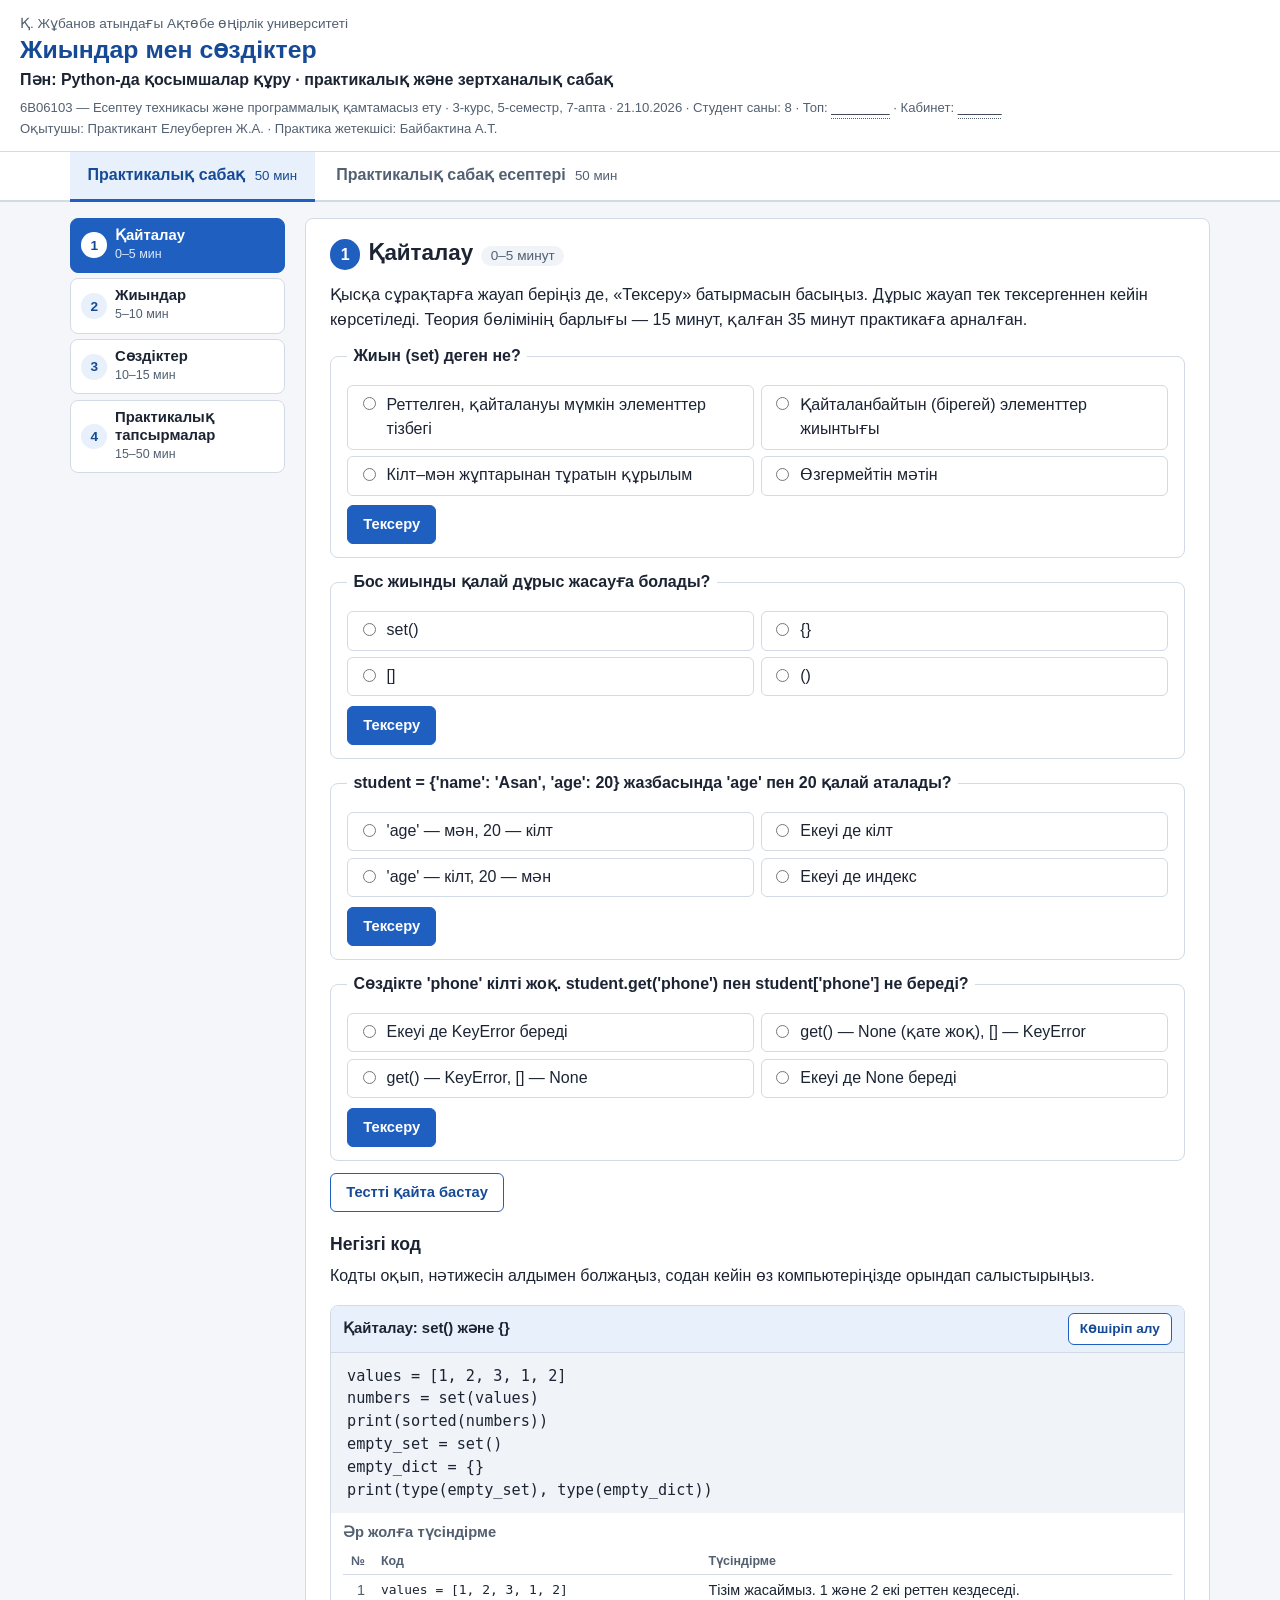
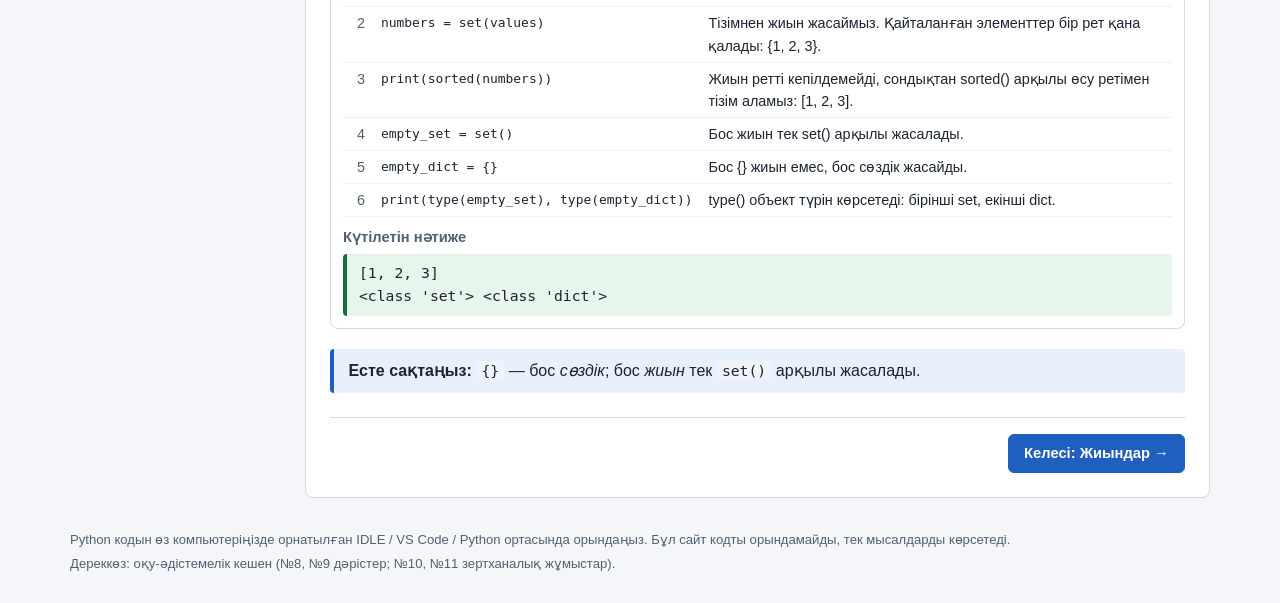
<file: index.html>
<!DOCTYPE html>
<html lang="kk">
<head>
<meta charset="utf-8">
<meta name="viewport" content="width=device-width, initial-scale=1">
<title>Жиындар мен сөздіктер — Python-да қосымшалар құру</title>
<meta name="description" content="Python-да қосымшалар құру пәні: «Жиындар мен сөздіктер» тақырыбына арналған практикалық және зертханалық сабақ материалы.">
<link rel="stylesheet" href="style.css">
</head>
<body>
<a class="skip" href="#content">Мазмұнға өту</a>
<header class="site-header">
  <p class="uni">Қ. Жұбанов атындағы Ақтөбе өңірлік университеті</p>
  <h1>Жиындар мен сөздіктер</h1>
  <p class="course">Пән: Python-да қосымшалар құру · практикалық және зертханалық сабақ</p>
  <p class="meta">6B06103 — Есептеу техникасы және программалық қамтамасыз ету · 3-курс, 5-семестр, 7-апта · 21.10.2026 · Студент саны: 8 · Топ: <span class="fill" data-cfg="group">________</span> · Кабинет: <span class="fill" data-cfg="room">______</span></p>
  <p class="meta">Оқытушы: Практикант Елеуберген Ж.А. · Практика жетекшісі: Байбактина А.Т.</p>
</header>
<div class="tabbar noprint"><div class="tabs" role="tablist" aria-label="Сабақ түрі">
  <button type="button" role="tab" id="tab-practice" data-mode="practice" aria-controls="mode-practice" aria-selected="true">Практикалық сабақ <small><span data-cfg="practiceMinutes">50</span> мин</small></button>
  <button type="button" role="tab" id="tab-lab" data-mode="lab" aria-controls="mode-lab" aria-selected="false" tabindex="-1">Практикалық сабақ есептері <small><span data-cfg="labMinutes">50</span> мин</small></button>
</div></div>
<main id="content" class="layout">
  <div class="mode" id="mode-practice" role="tabpanel" aria-labelledby="tab-practice">
    <nav class="side noprint" aria-label="Практикалық сабақ бөлімдері"><button type="button" class="navbtn" data-section="s1"><span class="n">1</span><span class="t">Қайталау</span><span class="m">0–5 мин</span></button><button type="button" class="navbtn" data-section="s2"><span class="n">2</span><span class="t">Жиындар</span><span class="m">5–10 мин</span></button><button type="button" class="navbtn" data-section="s3"><span class="n">3</span><span class="t">Сөздіктер</span><span class="m">10–15 мин</span></button><button type="button" class="navbtn" data-section="s4"><span class="n">4</span><span class="t">Практикалық тапсырмалар</span><span class="m">15–50 мин</span></button></nav>
    <div class="main"><section class="section" id="s1" aria-labelledby="h-s1">
  <h2 id="h-s1"><span class="num">1</span>Қайталау <span class="time">0–5 минут</span></h2>
  <p class="lead">Қысқа сұрақтарға жауап беріңіз де, «Тексеру» батырмасын басыңыз. Дұрыс жауап тек тексергеннен кейін көрсетіледі. Теория бөлімінің барлығы — 15 минут, қалған 35 минут практикаға арналған.</p>
  <div class="quiz"><fieldset class="q" data-correct="b">
  <legend>Жиын (set) деген не?</legend>
  <div class="opts"><label class="opt" data-key="a"><input type="radio" name="q1" value="a"><span>Реттелген, қайталануы мүмкін элементтер тізбегі</span></label><label class="opt" data-key="b"><input type="radio" name="q1" value="b"><span>Қайталанбайтын (бірегей) элементтер жиынтығы</span></label><label class="opt" data-key="c"><input type="radio" name="q1" value="c"><span>Кілт–мән жұптарынан тұратын құрылым</span></label><label class="opt" data-key="d"><input type="radio" name="q1" value="d"><span>Өзгермейтін мәтін</span></label></div>
  <div class="q-actions"><button type="button" class="btn check">Тексеру</button></div>
  <div class="q-result" hidden aria-live="polite"><p class="q-status"></p>
    <p><strong>Дұрыс жауап:</strong> Қайталанбайтын (бірегей) элементтер жиынтығы</p><p>Жиын тек бірегей элементтерді сақтайды. Индекс бойынша қатынау жоқ, реті кепілдік берілмейді.</p></div>
</fieldset>
<fieldset class="q" data-correct="a">
  <legend>Бос жиынды қалай дұрыс жасауға болады?</legend>
  <div class="opts"><label class="opt" data-key="a"><input type="radio" name="q3" value="a"><span>set()</span></label><label class="opt" data-key="b"><input type="radio" name="q3" value="b"><span>{}</span></label><label class="opt" data-key="c"><input type="radio" name="q3" value="c"><span>[]</span></label><label class="opt" data-key="d"><input type="radio" name="q3" value="d"><span>()</span></label></div>
  <div class="q-actions"><button type="button" class="btn check">Тексеру</button></div>
  <div class="q-result" hidden aria-live="polite"><p class="q-status"></p>
    <p><strong>Дұрыс жауап:</strong> set()</p><p>{} — бос сөздік (dict). Бос жиын тек set() арқылы жасалады.</p></div>
</fieldset>
<fieldset class="q" data-correct="c">
  <legend>student = {'name': 'Asan', 'age': 20} жазбасында 'age' пен 20 қалай аталады?</legend>
  <div class="opts"><label class="opt" data-key="a"><input type="radio" name="q4" value="a"><span>'age' — мән, 20 — кілт</span></label><label class="opt" data-key="b"><input type="radio" name="q4" value="b"><span>Екеуі де кілт</span></label><label class="opt" data-key="c"><input type="radio" name="q4" value="c"><span>'age' — кілт, 20 — мән</span></label><label class="opt" data-key="d"><input type="radio" name="q4" value="d"><span>Екеуі де индекс</span></label></div>
  <div class="q-actions"><button type="button" class="btn check">Тексеру</button></div>
  <div class="q-result" hidden aria-live="polite"><p class="q-status"></p>
    <p><strong>Дұрыс жауап:</strong> 'age' — кілт, 20 — мән</p><p>Сөздікте жазба «кілт: мән» түрінде. Кілт арқылы мәнді табамыз. Кілттер бірегей болады.</p></div>
</fieldset>
<fieldset class="q" data-correct="b">
  <legend>Сөздікте 'phone' кілті жоқ. student.get('phone') пен student['phone'] не береді?</legend>
  <div class="opts"><label class="opt" data-key="a"><input type="radio" name="q5" value="a"><span>Екеуі де KeyError береді</span></label><label class="opt" data-key="b"><input type="radio" name="q5" value="b"><span>get() — None (қате жоқ), [] — KeyError</span></label><label class="opt" data-key="c"><input type="radio" name="q5" value="c"><span>get() — KeyError, [] — None</span></label><label class="opt" data-key="d"><input type="radio" name="q5" value="d"><span>Екеуі де None береді</span></label></div>
  <div class="q-actions"><button type="button" class="btn check">Тексеру</button></div>
  <div class="q-result" hidden aria-live="polite"><p class="q-status"></p>
    <p><strong>Дұрыс жауап:</strong> get() — None (қате жоқ), [] — KeyError</p><p>get() кілт жоқ болса None (немесе өзіңіз берген мән) қайтарады. Ал dict[key] — KeyError көтереді.</p></div>
</fieldset></div>
  <p><button type="button" class="btn btn-ghost" id="quiz-reset">Тестті қайта бастау</button></p>
  <h3>Негізгі код</h3>
  <p>Кодты оқып, нәтижесін алдымен болжаңыз, содан кейін өз компьютеріңізде орындап салыстырыңыз.</p>
  <figure class="code-card" id="ex-review">
  <figcaption><span class="code-title">Қайталау: set() және {}</span>
    <button type="button" class="btn copy" data-copy="ex-review-code">Көшіріп алу</button></figcaption>
  <pre class="code" id="ex-review-code" tabindex="0"><code>values = [1, 2, 3, 1, 2]
numbers = set(values)
print(sorted(numbers))
empty_set = set()
empty_dict = {}
print(type(empty_set), type(empty_dict))</code></pre>
  <div class="explain"><h4>Әр жолға түсіндірме</h4>
    <table><thead><tr><th>№</th><th>Код</th><th>Түсіндірме</th></tr></thead><tbody><tr><td class="ln">1</td><td><code>values = [1, 2, 3, 1, 2]</code></td><td>Тізім жасаймыз. 1 және 2 екі реттен кездеседі.</td></tr><tr><td class="ln">2</td><td><code>numbers = set(values)</code></td><td>Тізімнен жиын жасаймыз. Қайталанған элементтер бір рет қана қалады: {1, 2, 3}.</td></tr><tr><td class="ln">3</td><td><code>print(sorted(numbers))</code></td><td>Жиын ретті кепілдемейді, сондықтан sorted() арқылы өсу ретімен тізім аламыз: [1, 2, 3].</td></tr><tr><td class="ln">4</td><td><code>empty_set = set()</code></td><td>Бос жиын тек set() арқылы жасалады.</td></tr><tr><td class="ln">5</td><td><code>empty_dict = {}</code></td><td>Бос {} жиын емес, бос сөздік жасайды.</td></tr><tr><td class="ln">6</td><td><code>print(type(empty_set), type(empty_dict))</code></td><td>type() объект түрін көрсетеді: бірінші set, екінші dict.</td></tr></tbody></table></div>
  <div class="output"><h4>Күтілетін нәтиже</h4><pre>[1, 2, 3]
&lt;class 'set'&gt; &lt;class 'dict'&gt;</pre></div>
</figure>
  <div class="callout"><strong>Есте сақтаңыз:</strong> <code>{}</code> — бос <em>сөздік</em>; бос <em>жиын</em> тек <code>set()</code> арқылы жасалады.</div>
  <div class="pager"><span></span><button type="button" class="btn" data-goto="s2">Келесі: Жиындар →</button></div>
</section><section class="section is-hidden" id="s2" aria-labelledby="h-s2">
  <h2 id="h-s2"><span class="num">2</span>Жиындар <span class="time">5–10 минут</span></h2>
  <p class="lead">Жиын (<code>set</code>) — бірегей, қайталанбайтын элементтер жиынтығы. Индексі жоқ, элементтерінің реті кепілдік берілмейді.</p>
  <div class="grid2">
    <div class="card"><h3>Құру және тексеру</h3>
      <table class="ref"><tbody>
        <tr><td><code>set()</code></td><td>бос жиын; <code>set(тізім)</code> — тізімнен жиын</td></tr>
        <tr><td><code>{1, 2, 3}</code></td><td>элементтерді тікелей жазу</td></tr>
        <tr><td><code>len(s)</code></td><td>элемент саны</td></tr>
        <tr><td><code>x in s</code></td><td>x жиында бар ма? (<code>True</code>/<code>False</code>)</td></tr>
      </tbody></table>
      <p class="small">Жиын элементі өзгермейтін (hashable) болуы керек: сан, мәтін, кортеж болады; тізім, жиын, сөздік болмайды.</p></div>
    <div class="card"><h3>Өзгерту</h3>
      <table class="ref"><tbody>
        <tr><td><code>s.add(x)</code></td><td>элемент қосады</td></tr>
        <tr><td><code>s.remove(x)</code></td><td>өшіреді; x жоқ болса — <code>KeyError</code></td></tr>
        <tr><td><code>s.discard(x)</code></td><td>өшіреді; x жоқ болса да қате жоқ</td></tr>
      </tbody></table></div>
  </div>
  <div class="card"><h3>Жиын амалдары</h3>
    <table class="ref"><thead><tr><th>Амал</th><th>Оператор</th><th>Әдіс</th><th>Мағынасы</th></tr></thead><tbody>
      <tr><td>Бірігу</td><td><code>a | b</code></td><td><code>a.union(b)</code></td><td>екеуінің барлық элементі</td></tr>
      <tr><td>Қиылысу</td><td><code>a &amp; b</code></td><td><code>a.intersection(b)</code></td><td>екеуінде де бар элементтер</td></tr>
      <tr><td>Айырым</td><td><code>a - b</code></td><td><code>a.difference(b)</code></td><td>a-да бар, b-да жоқ</td></tr>
      <tr><td>Симметриялық айырым</td><td><code>a ^ b</code></td><td><code>a.symmetric_difference(b)</code></td><td>тек біреуінде бар</td></tr>
    </tbody></table></div>
  <div class="callout warn"><strong>Реті тұрақты емес.</strong> Жиынды <code>print()</code> жасағанда элементтердің реті әртүрлі болуы мүмкін. Сондықтан мысалдарда нәтижені салыстыру үшін <code>sorted()</code> қолданылады (ол тізім қайтарады).</div>
  <figure class="code-card" id="ex-setops">
  <figcaption><span class="code-title">Жиындармен амалдар</span>
    <button type="button" class="btn copy" data-copy="ex-setops-code">Көшіріп алу</button></figcaption>
  <pre class="code" id="ex-setops-code" tabindex="0"><code>a = {1, 2, 3, 4, 5}
b = {4, 5, 6, 7, 8}
print('Бірігуі:', sorted(a | b))
print('Қиылысуы:', sorted(a &amp; b))
print('Айырымы:', sorted(a - b))
print('Симметриялық айырым:', sorted(a ^ b))</code></pre>
  <div class="explain"><h4>Әр жолға түсіндірме</h4>
    <table><thead><tr><th>№</th><th>Код</th><th>Түсіндірме</th></tr></thead><tbody><tr><td class="ln">1</td><td><code>a = {1, 2, 3, 4, 5}</code></td><td>A жиыны.</td></tr><tr><td class="ln">2</td><td><code>b = {4, 5, 6, 7, 8}</code></td><td>B жиыны. Ортақ элементтері: 4 және 5.</td></tr><tr><td class="ln">3</td><td><code>print('Бірігуі:', sorted(a | b))</code></td><td>| екі жиынның барлық элементін біріктіреді (a.union(b) сияқты). Қайталанбайды.</td></tr><tr><td class="ln">4</td><td><code>print('Қиылысуы:', sorted(a &amp; b))</code></td><td>&amp; тек екі жиында да бар элементтерді алады (a.intersection(b)).</td></tr><tr><td class="ln">5</td><td><code>print('Айырымы:', sorted(a - b))</code></td><td>- a-да бар, бірақ b-да жоқ элементтерді алады (a.difference(b)).</td></tr><tr><td class="ln">6</td><td><code>print('Симметриялық айырым:', sorted(a ^ b))</code></td><td>^ тек біреуінде ғана бар элементтерді алады (a.symmetric_difference(b)).</td></tr></tbody></table></div>
  <div class="output"><h4>Күтілетін нәтиже</h4><pre>Бірігуі: [1, 2, 3, 4, 5, 6, 7, 8]
Қиылысуы: [4, 5]
Айырымы: [1, 2, 3]
Симметриялық айырым: [1, 2, 3, 6, 7, 8]</pre></div>
</figure>
  <figure class="code-card" id="ex-setchange">
  <figcaption><span class="code-title">add() және discard()</span>
    <button type="button" class="btn copy" data-copy="ex-setchange-code">Көшіріп алу</button></figcaption>
  <pre class="code" id="ex-setchange-code" tabindex="0"><code>numbers = {1, 2, 3, 4, 5, 6}
numbers.discard(3)
numbers.add(8)
print(sorted(numbers))</code></pre>
  <div class="explain"><h4>Әр жолға түсіндірме</h4>
    <table><thead><tr><th>№</th><th>Код</th><th>Түсіндірме</th></tr></thead><tbody><tr><td class="ln">1</td><td><code>numbers = {1, 2, 3, 4, 5, 6}</code></td><td>Алты элементті жиын.</td></tr><tr><td class="ln">2</td><td><code>numbers.discard(3)</code></td><td>3 элементін жояды. Егер 3 жоқ болса да, қате шықпайды.</td></tr><tr><td class="ln">3</td><td><code>numbers.add(8)</code></td><td>Жиынға 8 элементін қосады.</td></tr><tr><td class="ln">4</td><td><code>print(sorted(numbers))</code></td><td>Нәтижені өсу ретімен шығарамыз.</td></tr></tbody></table></div>
  <div class="output"><h4>Күтілетін нәтиже</h4><pre>[1, 2, 4, 5, 6, 8]</pre></div>
</figure>
  <h3><code>remove()</code> және <code>discard()</code></h3>
  <p>Егер <code>remove()</code> жоқ элементті өшіруге тырысса — <code>KeyError</code> шығады. <code>discard()</code> болса, қате бермейді. Элемент міндетті түрде бар екеніне сенімді болсаңыз <code>remove()</code>, сенімсіз болсаңыз <code>discard()</code> қолданыңыз.</p>
  <h3><code>frozenset</code></h3>
  <p><code>frozenset</code> — өзгермейтін жиын. Ол <code>set</code> сияқты бірегей элементтерден тұрады және одан <code>|</code>, <code>&amp;</code>, <code>-</code> амалдарын орындауға болады, бірақ жасалғаннан кейін <code>add()</code>, <code>remove()</code>, <code>discard()</code> арқылы өзгертуге болмайды. Өзгермейтіндіктен оны басқа жиынның элементі немесе сөздіктің кілті ретінде қолдануға болады. Жасалуы: <code>frozenset([1, 2, 3])</code>.</p>
  <p class="source">Дереккөз: оқу-әдістемелік кешен, №8 дәріс «Жиындар», PDF 67–74-б. Мысалдар Python 3 синтаксисімен жазылған.</p>
  <div class="pager"><button type="button" class="btn btn-ghost" data-goto="s1">← Қайталау</button><button type="button" class="btn" data-goto="s3">Келесі: Сөздіктер →</button></div>
</section><section class="section is-hidden" id="s3" aria-labelledby="h-s3">
  <h2 id="h-s3"><span class="num">3</span>Сөздіктер <span class="time">10–15 минут</span></h2>
  <p class="lead">Сөздік (<code>dict</code>) мәліметті <code>кілт: мән</code> жұптары түрінде сақтайды. Мәнге индекс емес, кілт арқылы қатынаймыз.</p>
  <div class="grid2">
    <div class="card"><h3>Негізгі ережелер</h3>
      <ul class="tight">
        <li>Жазылуы: <code>{кілт: мән}</code>, бос сөздік — <code>{}</code> немесе <code>dict()</code>.</li>
        <li>Кілттер <strong>бірегей</strong>: бір кілт қайталанса, соңғы мән қалады.</li>
        <li>Кілт өзгермейтін тип болуы керек (мәтін, сан, кортеж). Мән кез келген тип бола алады.</li>
        <li>Қазіргі Python 3 сөздігі элементтерді <strong>енгізілген ретімен</strong> сақтайды (Python 3.7-ден бастап тілдің кепілдігі).</li>
      </ul></div>
    <div class="card"><h3>Қатынау және өзгерту</h3>
      <table class="ref"><tbody>
        <tr><td><code>d[key]</code></td><td>мәнді оқу; кілт жоқ болса — <code>KeyError</code></td></tr>
        <tr><td><code>d.get(key, x)</code></td><td>кілт жоқ болса, қате емес, <code>x</code> (немесе <code>None</code>)</td></tr>
        <tr><td><code>d[key] = v</code></td><td>кілт бар болса — мәнді өзгертеді, жоқ болса — қосады</td></tr>
        <tr><td><code>key in d</code></td><td>кілттің барын тексереді</td></tr>
      </tbody></table></div>
  </div>
  <div class="card"><h3>Әдістер</h3>
    <table class="ref"><tbody>
      <tr><td><code>d.keys()</code></td><td>кілттер</td><td><code>d.values()</code></td><td>мәндер</td></tr>
      <tr><td><code>d.items()</code></td><td>(кілт, мән) жұптары</td><td><code>d.update(other)</code></td><td>басқа сөздіктің жазбаларын қосу/жаңарту</td></tr>
      <tr><td><code>dict.fromkeys(keys, v)</code></td><td>кілттер тізімінен бірдей мәнді сөздік</td><td><code>dict(zip(keys, vals))</code></td><td>екі тізімнен сөздік</td></tr>
    </tbody></table></div>
  <figure class="code-card" id="ex-student">
  <figcaption><span class="code-title">Сөздікпен жұмыс: қосу, өзгерту, оқу</span>
    <button type="button" class="btn copy" data-copy="ex-student-code">Көшіріп алу</button></figcaption>
  <pre class="code" id="ex-student-code" tabindex="0"><code>student = {'name': 'Asan', 'age': 20}
student['city'] = 'Aktobe'
student['age'] = 21
print(student['name'])
print(student.get('phone', 'мәлімет жоқ'))
for key, value in student.items():
    print(key, value)</code></pre>
  <div class="explain"><h4>Әр жолға түсіндірме</h4>
    <table><thead><tr><th>№</th><th>Код</th><th>Түсіндірме</th></tr></thead><tbody><tr><td class="ln">1</td><td><code>student = {'name': 'Asan', 'age': 20}</code></td><td>Сөздік: 'name' және 'age' — кілттер, 'Asan' және 20 — мәндер.</td></tr><tr><td class="ln">2</td><td><code>student['city'] = 'Aktobe'</code></td><td>Жаңа кілт болса, жаңа жазба қосылады.</td></tr><tr><td class="ln">3</td><td><code>student['age'] = 21</code></td><td>Кілт бұрыннан бар болса, оның мәні өзгереді.</td></tr><tr><td class="ln">4</td><td><code>print(student['name'])</code></td><td>Кілт бойынша мәнді оқимыз: Asan.</td></tr><tr><td class="ln">5</td><td><code>print(student.get('phone', 'мәлімет жоқ'))</code></td><td>'phone' кілті жоқ. get() қате бермей, екінші аргументті қайтарады.</td></tr><tr><td class="ln">6</td><td><code>for key, value in student.items():</code></td><td>items() кілт пен мәнді жұп-жұппен береді.</td></tr><tr><td class="ln">7</td><td><code>    print(key, value)</code></td><td>Әр жұпты жолма-жол шығарады (енгізілген ретпен).</td></tr></tbody></table></div>
  <div class="output"><h4>Күтілетін нәтиже</h4><pre>Asan
мәлімет жоқ
name Asan
age 21
city Aktobe</pre></div>
</figure>
  <figure class="code-card" id="ex-zip">
  <figcaption><span class="code-title">zip() арқылы сөздік құру</span>
    <button type="button" class="btn copy" data-copy="ex-zip-code">Көшіріп алу</button></figcaption>
  <pre class="code" id="ex-zip-code" tabindex="0"><code>fields = ['name', 'age', 'job']
values = ['Dina', 22, 'developer']
record = dict(zip(fields, values))
print(record['job'])</code></pre>
  <div class="explain"><h4>Әр жолға түсіндірме</h4>
    <table><thead><tr><th>№</th><th>Код</th><th>Түсіндірме</th></tr></thead><tbody><tr><td class="ln">1</td><td><code>fields = ['name', 'age', 'job']</code></td><td>Кілттер тізімі.</td></tr><tr><td class="ln">2</td><td><code>values = ['Dina', 22, 'developer']</code></td><td>Мәндер тізімі (реті кілттермен сәйкес).</td></tr><tr><td class="ln">3</td><td><code>record = dict(zip(fields, values))</code></td><td>zip() екі тізімді жұптастырады, dict() одан сөздік жасайды.</td></tr><tr><td class="ln">4</td><td><code>print(record['job'])</code></td><td>'job' кілтінің мәнін шығарады.</td></tr></tbody></table></div>
  <div class="output"><h4>Күтілетін нәтиже</h4><pre>developer</pre></div>
</figure>
  <figure class="code-card" id="ex-dictmethods">
  <figcaption><span class="code-title">update(), keys(), values(), fromkeys(), сөздіктер тізімі</span>
    <button type="button" class="btn copy" data-copy="ex-dictmethods-code">Көшіріп алу</button></figcaption>
  <pre class="code" id="ex-dictmethods-code" tabindex="0"><code>student = {'name': 'Asan', 'age': 20}
student.update({'age': 21, 'city': 'Aktobe'})
print(list(student.keys()))
print(list(student.values()))
print(dict.fromkeys(['a', 'b'], 0))
students = [{'name': 'Asan', 'age': 20}, {'name': 'Dina', 'age': 22}]
for item in students:
    print(item['name'], item['age'])</code></pre>
  <div class="explain"><h4>Әр жолға түсіндірме</h4>
    <table><thead><tr><th>№</th><th>Код</th><th>Түсіндірме</th></tr></thead><tbody><tr><td class="ln">1</td><td><code>student = {'name': 'Asan', 'age': 20}</code></td><td>Бастапқы сөздік.</td></tr><tr><td class="ln">2</td><td><code>student.update({'age': 21, 'city': 'Aktobe'})</code></td><td>update() бар кілттің мәнін өзгертеді (age), жоқ кілтті қосады (city).</td></tr><tr><td class="ln">3</td><td><code>print(list(student.keys()))</code></td><td>Барлық кілттер тізімі.</td></tr><tr><td class="ln">4</td><td><code>print(list(student.values()))</code></td><td>Барлық мәндер тізімі.</td></tr><tr><td class="ln">5</td><td><code>print(dict.fromkeys(['a', 'b'], 0))</code></td><td>Берілген кілттерге бірдей бастапқы мән (0) беріп, сөздік жасайды.</td></tr><tr><td class="ln">6</td><td><code>students = [{'name': 'Asan', 'age': 20}, {'name': 'Dina', 'age': 22}]</code></td><td>Сөздіктер тізімі: әр студент — бір сөздік.</td></tr><tr><td class="ln">7</td><td><code>for item in students:</code></td><td>Тізімнің әр сөздігін алып өтеміз.</td></tr><tr><td class="ln">8</td><td><code>    print(item['name'], item['age'])</code></td><td>Әр студенттің атын және жасын шығарамыз.</td></tr></tbody></table></div>
  <div class="output"><h4>Күтілетін нәтиже</h4><pre>['name', 'age', 'city']
['Asan', 21, 'Aktobe']
{'a': 0, 'b': 0}
Asan 20
Dina 22</pre></div>
</figure>
  <div class="callout"><strong>Сөздіктер тізімі</strong> — кестеге ұқсас деректерді сақтаудың ыңғайлы жолы: әр жол бір сөздік, барлығы бір <code>list</code> ішінде. Зертханалық жұмыстарда дәл осындай деректер қолданылады.</div>
  <p class="source">Дереккөз: оқу-әдістемелік кешен, №9 дәріс «Сөздіктер түсінігі және құру принциптері», PDF 74–80-б. Мысалдар Python 3 синтаксисімен жазылған.</p>
  <div class="pager"><button type="button" class="btn btn-ghost" data-goto="s2">← Жиындар</button><button type="button" class="btn" data-goto="s4">Келесі: Практикалық тапсырмалар →</button></div>
</section><section class="section is-hidden" id="s4" aria-labelledby="h-s4">
  <h2 id="h-s4"><span class="num">4</span>Практикалық тапсырмалар <span class="time">15–50 минут</span></h2>
  <p class="lead">Барлық студент бірдей 8 шағын тапсырманы орындайды (4 жиын, 4 сөздік), әрқайсысына шамамен 4 минут. Алдымен өзіңіз шешіп көріңіз, қиындық болса ғана кеңесті ашыңыз. Шешімді өз компьютеріңіздегі Python ортасында (IDLE / VS Code) орындап тексеріңіз.</p>
  <p class="small">Бұл тапсырмалар — дәріс мысалдарына сүйенген жаттығулар. Олар зертханалық жұмыс жинағындағы нөмірлі есептермен байланысты емес.</p>
  <article class="task" id="p1">
  <h3>1-тапсырма. Бірегей сандар</h3>
  <p>Тізімдегі бірегей сандарды өсу ретімен шығарыңыз.</p>
  <div class="in-data"><span class="tag tag-data">Кіріс деректері</span>
    <pre class="code" id="p1-data" tabindex="0"><code>numbers = [4, 6, 4, 8, 6, 9]</code></pre>
    <button type="button" class="btn copy" data-copy="p1-data">Көшіріп алу</button></div>
  <div class="task-actions">
    <button type="button" class="btn btn-ghost" data-toggle="p1-hint" data-open="Кеңесті ашу" data-close="Кеңесті жасыру" aria-expanded="false" aria-controls="p1-hint">Кеңесті ашу</button>
<div class="reveal hint" id="p1-hint" hidden><p>Алдымен тізімді set() арқылы жиынға айналдырыңыз — қайталанғандар жойылады. Содан кейін sorted() қолданып, өсу ретімен шығарыңыз.</p></div>
  </div>
</article>
<article class="task" id="p2">
  <h3>2-тапсырма. Қиылысу және айырым</h3>
  <p>A және B жиындары берілген. Олардың қиылысуын және A − B айырымын табыңыз (екеуін де sorted() арқылы шығарыңыз).</p>
  <div class="in-data"><span class="tag tag-data">Кіріс деректері</span>
    <pre class="code" id="p2-data" tabindex="0"><code>A = {2, 4, 6, 8}
B = {4, 7, 8}</code></pre>
    <button type="button" class="btn copy" data-copy="p2-data">Көшіріп алу</button></div>
  <div class="task-actions">
    <button type="button" class="btn btn-ghost" data-toggle="p2-hint" data-open="Кеңесті ашу" data-close="Кеңесті жасыру" aria-expanded="false" aria-controls="p2-hint">Кеңесті ашу</button>
<div class="reveal hint" id="p2-hint" hidden><p>Қиылысу үшін &amp; (немесе intersection()), айырым үшін - (немесе difference()) қолданыңыз. Нәтижені sorted() ішіне салыңыз.</p></div>
  </div>
</article>
<article class="task" id="p3">
  <h3>3-тапсырма. Элемент қосу және өшіру</h3>
  <p>s жиынына 9 санын қосыңыз, 3 санын өшіріңіз, содан кейін жиында жоқ 100 санын discard() арқылы өшіріп көріңіз (қате шықпауы керек). Жиынды өсу ретімен және элемент санын шығарыңыз.</p>
  <div class="in-data"><span class="tag tag-data">Кіріс деректері</span>
    <pre class="code" id="p3-data" tabindex="0"><code>s = {1, 3, 5, 7}</code></pre>
    <button type="button" class="btn copy" data-copy="p3-data">Көшіріп алу</button></div>
  <div class="task-actions">
    <button type="button" class="btn btn-ghost" data-toggle="p3-hint" data-open="Кеңесті ашу" data-close="Кеңесті жасыру" aria-expanded="false" aria-controls="p3-hint">Кеңесті ашу</button>
<div class="reveal hint" id="p3-hint" hidden><p>add() — қосады, discard() — өшіреді (жоқ болса да қате бермейді). Элемент санын len() береді.</p></div>
  </div>
</article>
<article class="task" id="p4">
  <h3>4-тапсырма. Екі топтың аттары</h3>
  <p>Екі топтың студент аттары берілген. Екі топта да бар аттарды және тек біреуінде ғана бар аттарды өсу ретімен шығарыңыз.</p>
  <div class="in-data"><span class="tag tag-data">Кіріс деректері</span>
    <pre class="code" id="p4-data" tabindex="0"><code>group_a = {'Aru', 'Dina', 'Eldos', 'Asan'}
group_b = {'Dina', 'Asan', 'Nurlan'}</code></pre>
    <button type="button" class="btn copy" data-copy="p4-data">Көшіріп алу</button></div>
  <div class="task-actions">
    <button type="button" class="btn btn-ghost" data-toggle="p4-hint" data-open="Кеңесті ашу" data-close="Кеңесті жасыру" aria-expanded="false" aria-controls="p4-hint">Кеңесті ашу</button>
<div class="reveal hint" id="p4-hint" hidden><p>«Екеуінде де бар» — қиылысу (&amp;), «тек біреуінде» — симметриялық айырым (^). Екеуін де sorted() ішіне салыңыз.</p></div>
  </div>
</article>
<article class="task" id="p5">
  <h3>5-тапсырма. Сөздікті өзгерту</h3>
  <p>score мәнін 85-ке жаңартыңыз, dept кілтін қосыңыз (мәнін өзіңіз таңдаңыз, мысалы 'IT'), содан кейін name мен score мәндерін шығарыңыз.</p>
  <div class="in-data"><span class="tag tag-data">Кіріс деректері</span>
    <pre class="code" id="p5-data" tabindex="0"><code>student = {'name': 'Dina', 'score': 75}</code></pre>
    <button type="button" class="btn copy" data-copy="p5-data">Көшіріп алу</button></div>
  <div class="task-actions">
    <button type="button" class="btn btn-ghost" data-toggle="p5-hint" data-open="Кеңесті ашу" data-close="Кеңесті жасыру" aria-expanded="false" aria-controls="p5-hint">Кеңесті ашу</button>
<div class="reveal hint" id="p5-hint" hidden><p>Бар кілттің мәнін student['score'] = ... арқылы өзгертесіз; жаңа кілт те дәл осылай қосылады. Мәндерді student['name'] түрінде оқыңыз.</p></div>
  </div>
</article>
<article class="task" id="p6">
  <h3>6-тапсырма. get() және items()</h3>
  <p>prices сөздігінен «нан» бағасын [] арқылы шығарыңыз; «шай» кілті жоқ, оның бағасын get() арқылы қате шығармай 0 деп шығарыңыз; содан кейін барлық тауар мен бағасын жолма-жол шығарыңыз.</p>
  <div class="in-data"><span class="tag tag-data">Кіріс деректері</span>
    <pre class="code" id="p6-data" tabindex="0"><code>prices = {'алма': 450, 'нан': 120, 'сүт': 300}</code></pre>
    <button type="button" class="btn copy" data-copy="p6-data">Көшіріп алу</button></div>
  <div class="task-actions">
    <button type="button" class="btn btn-ghost" data-toggle="p6-hint" data-open="Кеңесті ашу" data-close="Кеңесті жасыру" aria-expanded="false" aria-controls="p6-hint">Кеңесті ашу</button>
<div class="reveal hint" id="p6-hint" hidden><p>Кілт бар болса prices['нан'] жұмыс істейді. Жоқ кілт үшін prices.get('шай', 0). Жұптарды for key, value in prices.items(): арқылы алыңыз.</p></div>
  </div>
</article>
<article class="task" id="p7">
  <h3>7-тапсырма. zip() және update()</h3>
  <p>fields және values тізімдерінен zip() арқылы сөздік жасаңыз. Содан кейін update() арқылы age мәнін 22-ге өзгертіп, group кілтін ('IS-31') қосыңыз және сөздікті шығарыңыз.</p>
  <div class="in-data"><span class="tag tag-data">Кіріс деректері</span>
    <pre class="code" id="p7-data" tabindex="0"><code>fields = ['name', 'age']
values = ['Aru', 21]</code></pre>
    <button type="button" class="btn copy" data-copy="p7-data">Көшіріп алу</button></div>
  <div class="task-actions">
    <button type="button" class="btn btn-ghost" data-toggle="p7-hint" data-open="Кеңесті ашу" data-close="Кеңесті жасыру" aria-expanded="false" aria-controls="p7-hint">Кеңесті ашу</button>
<div class="reveal hint" id="p7-hint" hidden><p>dict(zip(fields, values)) сөздік жасайды. update() ішіне жаңа жазбалары бар сөздік беріңіз: бар кілттің мәні өзгереді, жоқ кілт қосылады.</p></div>
  </div>
</article>
<article class="task" id="p8">
  <h3>8-тапсырма. Сөздіктер тізімі</h3>
  <p>Студенттер тізімінен ұпайы 80-ден кем емес студенттердің аты мен ұпайын шығарыңыз, содан кейін олардың санын шығарыңыз.</p>
  <div class="in-data"><span class="tag tag-data">Кіріс деректері</span>
    <pre class="code" id="p8-data" tabindex="0"><code>students = [
    {'name': 'Asan', 'score': 72},
    {'name': 'Dina', 'score': 90},
    {'name': 'Aru', 'score': 85},
    {'name': 'Eldos', 'score': 60}
]</code></pre>
    <button type="button" class="btn copy" data-copy="p8-data">Көшіріп алу</button></div>
  <div class="task-actions">
    <button type="button" class="btn btn-ghost" data-toggle="p8-hint" data-open="Кеңесті ашу" data-close="Кеңесті жасыру" aria-expanded="false" aria-controls="p8-hint">Кеңесті ашу</button>
<div class="reveal hint" id="p8-hint" hidden><p>for item in students: арқылы әр сөздікті алып, item['score'] &gt;= 80 шартын тексеріңіз. Санауыш ретінде count = 0 қолданыңыз.</p></div>
  </div>
</article>
  <article class="task" id="p-final">
    <h3>Қорытынды сұрақтар</h3>
    <p class="small">Жауабын дәптерге жазыңыз, оқытушы сабақ соңында тексереді.</p>
    <p><strong>1.</strong> Қайталануды жою үшін қандай тип керек?</p>
    <p><strong>2.</strong> Ат, жас, мамандық сияқты сипаттарды кілтпен сақтау үшін қандай тип тиімді?</p>
  </article>
  <div class="pager"><button type="button" class="btn btn-ghost" data-goto="s3">← Сөздіктер</button><button type="button" class="btn" data-mode-goto="lab">Зертханалық сабаққа өту →</button></div>
</section></div>
  </div>
  <div class="mode" id="mode-lab" role="tabpanel" aria-labelledby="tab-lab" hidden>
    <nav class="side noprint" aria-label="Зертханалық сабақ бөлімдері"><button type="button" class="navbtn" data-section="s5"><span class="n">5</span><span class="t">Менің нұсқам</span><span class="m">0–42 мин</span></button><button type="button" class="navbtn" data-section="s6"><span class="n">6</span><span class="t">Қорытынды және тапсыру</span><span class="m">42–50 мин</span></button></nav>
    <div class="main"><section class="section" id="s5" aria-labelledby="h-s5">
  <h2 id="h-s5"><span class="num">5</span>Менің нұсқам <span class="time">зертханалық · <span data-cfg="labMinutes">50</span> минут</span></h2>
  <ol class="stages" aria-label="Сабақ кезеңдері"><li><span class="m">0–5 мин</span><span>Нұсқа беру</span></li><li><span class="m">5–15 мин</span><span>1-есеп: жиын</span></li><li><span class="m">15–28 мин</span><span>2-есеп: сөздік</span></li><li><span class="m">28–42 мин</span><span>3-есеп: жиын + сөздік</span></li><li><span class="m">42–47 мин</span><span>Тексеру</span></li><li><span class="m">47–50 мин</span><span>Тапсыру</span></li></ol>
  <fieldset class="vsel"><legend>Нұсқаңызды таңдаңыз</legend>
    <div class="vbtns"><label class="vbtn"><input type="radio" name="variant" value="1"><span>1</span></label><label class="vbtn"><input type="radio" name="variant" value="2"><span>2</span></label><label class="vbtn"><input type="radio" name="variant" value="3"><span>3</span></label><label class="vbtn"><input type="radio" name="variant" value="4"><span>4</span></label><label class="vbtn"><input type="radio" name="variant" value="5"><span>5</span></label><label class="vbtn"><input type="radio" name="variant" value="6"><span>6</span></label><label class="vbtn"><input type="radio" name="variant" value="7"><span>7</span></label><label class="vbtn"><input type="radio" name="variant" value="8"><span>8</span></label></div>
    <p class="small">Нұсқа нөмірін оқытушы береді; сайт нұсқаны кездейсоқ таратпайды. Әдістемедегі №1 тапсырмалар бұл сабақта қолданылмайды. Әр нұсқада үш есеп бар: жиын, сөздік және жиын + сөздік.</p></fieldset>
  <div id="no-variant" class="callout">Алдымен нұсқа нөмірін таңдаңыз.</div>
  <div id="variants"><div class="variant" data-variant="1" hidden><article class="lab-task">
  <h3>1-есеп. Жиын <span class="src">/ Зертханалық №10 / әдістемедегі №2 тапсырма</span></h3>
  <div class="orig"><span class="tag tag-orig">Түпнұсқа тапсырма</span><p>A={2;4;6;8;10} және B={3;6;9;12} жиындары берілген. Екі жиынның қиылысуын және бірігуін табыңыз.</p>
    <p class="small">Дереккөз: зертханалық жұмыс №10, PDF 178-б.</p></div>
  <figure class="code-card teacher-data" id="v1-set-data">
  <figcaption><span class="tag tag-data">Оқытушы ұсынған деректер</span><span class="code-title">Оқытушы ұсынған бастапқы деректер</span>
    <button type="button" class="btn copy" data-copy="v1-set-data-code">Көшіріп алу</button></figcaption>
  <pre class="code" id="v1-set-data-code" tabindex="0"><code>A = {2, 4, 6, 8, 10}
B = {3, 6, 9, 12}</code></pre>
</figure>
  
  <div class="steps"><h4>Қысқа нұсқаулық</h4><ol><li>Деректерді көшіріп алып, тиісті <code>.py</code> файлына қойыңыз.</li><li>Шешімді өзіңіз жазыңыз және <b>Python ортасында орындаңыз</b> (IDLE / VS Code).</li><li><b>Кемінде екі тексеру мысалын көрсетіңіз</b> (деректерді өзгертіп орындаңыз).</li><li>Файлдың басына 1–2 жолдық қысқа түсіндірмені комментарий етіп жазыңыз.</li></ol><p class="small">Файл атауы: <code>set_variant_1.py</code></p></div>
</article><article class="lab-task">
  <h3>2-есеп. Сөздік <span class="src">/ Зертханалық №11 / әдістемедегі №10 тапсырма</span></h3>
  <div class="orig"><span class="tag tag-orig">Түпнұсқа тапсырма</span><p>Дәріханадағы дәрілер туралы келесі мәліметтер белгілі болсын: дәрілік препараттың аты, бағасы, саны, сақтау мерзімі. Дәріханадғы барлық дәрілердің қанша тұратынын және сақтау мерзімі 3 айдан артық препараттарды анықтау программасын құрыңыз.</p>
    <p class="small">Дереккөз: зертханалық жұмыс №11, PDF 180–181-б.</p></div>
  <figure class="code-card teacher-data" id="v1-dict-data">
  <figcaption><span class="tag tag-data">Оқытушы ұсынған деректер</span><span class="code-title">Оқытушы ұсынған бастапқы деректер</span>
    <button type="button" class="btn copy" data-copy="v1-dict-data-code">Көшіріп алу</button></figcaption>
  <pre class="code" id="v1-dict-data-code" tabindex="0"><code>drugs = [
    {"атауы": "Парацетамол", "бағасы": 350, "саны": 5, "мерзімі": 8},
    {"атауы": "Витамин C", "бағасы": 900, "саны": 2, "мерзімі": 2},
    {"атауы": "Сироп", "бағасы": 1200, "саны": 3, "мерзімі": 6},
    {"атауы": "Спрей", "бағасы": 1500, "саны": 1, "мерзімі": 3}
]</code></pre>
</figure>
  <div class="clar"><span class="tag tag-clar">Оқытушының нақтылауы</span><p>Сөздік есебінде барлық дәрілердің жалпы құны: баға × сан қосындысы. Мерзімі 3 айдан артықтарды жеке шығарыңыз.</p></div>
  <div class="steps"><h4>Қысқа нұсқаулық</h4><ol><li>Деректерді көшіріп алып, тиісті <code>.py</code> файлына қойыңыз.</li><li>Шешімді өзіңіз жазыңыз және <b>Python ортасында орындаңыз</b> (IDLE / VS Code).</li><li><b>Кемінде екі тексеру мысалын көрсетіңіз</b> (деректерді өзгертіп орындаңыз).</li><li>Файлдың басына 1–2 жолдық қысқа түсіндірмені комментарий етіп жазыңыз.</li></ol><p class="small">Файл атауы: <code>dict_variant_1.py</code></p></div>
</article><article class="lab-task">
  <h3>3-есеп. Жиын + сөздік <span class="src">/ оқытушы ұсынған қосымша есеп</span></h3>
  <div class="extra"><span class="tag tag-extra">Қосымша есеп</span><p>Студенттердің қалалары сөздіктер тізімі түрінде берілген. 1) Қалалардан қайталанбайтын жиын құрыңыз. 2) Оның visited жиынымен қиылысуын табыңыз. 3) Нәтижені sorted() арқылы және элемент санын шығарыңыз.</p>
    <p class="small">Бұл есеп әдістемедегі нөмірлі есеп емес, оқытушының қосымша тапсырмасы.</p></div>
  <figure class="code-card teacher-data" id="v1-mixed-data">
  <figcaption><span class="tag tag-data">Оқытушы ұсынған деректер</span><span class="code-title">Оқытушы ұсынған бастапқы деректер</span>
    <button type="button" class="btn copy" data-copy="v1-mixed-data-code">Көшіріп алу</button></figcaption>
  <pre class="code" id="v1-mixed-data-code" tabindex="0"><code>students = [
    {"аты": "Аян", "қала": "Ақтөбе"},
    {"аты": "Дина", "қала": "Орал"},
    {"аты": "Ерлан", "қала": "Ақтөбе"},
    {"аты": "Аружан", "қала": "Атырау"},
    {"аты": "Саят", "қала": "Орал"}
]
visited = {"Ақтөбе", "Астана", "Атырау"}</code></pre>
</figure>
  <div class="steps"><h4>Қысқа нұсқаулық</h4><ol><li>Деректерді көшіріп алып, тиісті <code>.py</code> файлына қойыңыз.</li><li>Шешімді өзіңіз жазыңыз және <b>Python ортасында орындаңыз</b> (IDLE / VS Code).</li><li><b>Кемінде екі тексеру мысалын көрсетіңіз</b> (деректерді өзгертіп орындаңыз).</li><li>Файлдың басына 1–2 жолдық қысқа түсіндірмені комментарий етіп жазыңыз.</li></ol><p class="small">Файл атауы: <code>mixed_variant_1.py</code></p></div>
</article></div><div class="variant" data-variant="2" hidden><article class="lab-task">
  <h3>1-есеп. Жиын <span class="src">/ Зертханалық №10 / әдістемедегі №7 тапсырма</span></h3>
  <div class="orig"><span class="tag tag-orig">Түпнұсқа тапсырма</span><p>A жиыны берілген. Жиынның 5ке еселі сандарын жойыңыз.</p>
    <p class="small">Дереккөз: зертханалық жұмыс №10, PDF 178-б.</p></div>
  <figure class="code-card teacher-data" id="v2-set-data">
  <figcaption><span class="tag tag-data">Оқытушы ұсынған деректер</span><span class="code-title">Оқытушы ұсынған бастапқы деректер</span>
    <button type="button" class="btn copy" data-copy="v2-set-data-code">Көшіріп алу</button></figcaption>
  <pre class="code" id="v2-set-data-code" tabindex="0"><code>A = {5, 7, 10, 11, 15, 20, 24}</code></pre>
</figure>
  
  <div class="steps"><h4>Қысқа нұсқаулық</h4><ol><li>Деректерді көшіріп алып, тиісті <code>.py</code> файлына қойыңыз.</li><li>Шешімді өзіңіз жазыңыз және <b>Python ортасында орындаңыз</b> (IDLE / VS Code).</li><li><b>Кемінде екі тексеру мысалын көрсетіңіз</b> (деректерді өзгертіп орындаңыз).</li><li>Файлдың басына 1–2 жолдық қысқа түсіндірмені комментарий етіп жазыңыз.</li></ol><p class="small">Файл атауы: <code>set_variant_2.py</code></p></div>
</article><article class="lab-task">
  <h3>2-есеп. Сөздік <span class="src">/ Зертханалық №11 / әдістемедегі №9 тапсырма</span></h3>
  <div class="orig"><span class="tag tag-orig">Түпнұсқа тапсырма</span><p>Тұрғындар санағының нәтижелері берілген болсын. 1990 ж. кейін туылған тұрғындардың фамилиясын, атын және жалпы санын анықтайтын программа құрыңыз.</p>
    <p class="small">Дереккөз: зертханалық жұмыс №11, PDF 180–181-б.</p></div>
  <figure class="code-card teacher-data" id="v2-dict-data">
  <figcaption><span class="tag tag-data">Оқытушы ұсынған деректер</span><span class="code-title">Оқытушы ұсынған бастапқы деректер</span>
    <button type="button" class="btn copy" data-copy="v2-dict-data-code">Көшіріп алу</button></figcaption>
  <pre class="code" id="v2-dict-data-code" tabindex="0"><code>people = [
    {"тегі": "Әлиев", "аты": "Данияр", "жылы": 1994},
    {"тегі": "Ким", "аты": "Диана", "жылы": 1988},
    {"тегі": "Қабылбек", "аты": "Ару", "жылы": 2003},
    {"тегі": "Омар", "аты": "Елдос", "жылы": 1990}
]</code></pre>
</figure>
  <div class="clar"><span class="tag tag-clar">Оқытушының нақтылауы</span><p>1990 жылдан кейін деген шарт: жылы &gt; 1990 (1990 жылдың өзі кірмейді).</p></div>
  <div class="steps"><h4>Қысқа нұсқаулық</h4><ol><li>Деректерді көшіріп алып, тиісті <code>.py</code> файлына қойыңыз.</li><li>Шешімді өзіңіз жазыңыз және <b>Python ортасында орындаңыз</b> (IDLE / VS Code).</li><li><b>Кемінде екі тексеру мысалын көрсетіңіз</b> (деректерді өзгертіп орындаңыз).</li><li>Файлдың басына 1–2 жолдық қысқа түсіндірмені комментарий етіп жазыңыз.</li></ol><p class="small">Файл атауы: <code>dict_variant_2.py</code></p></div>
</article><article class="lab-task">
  <h3>3-есеп. Жиын + сөздік <span class="src">/ оқытушы ұсынған қосымша есеп</span></h3>
  <div class="extra"><span class="tag tag-extra">Қосымша есеп</span><p>Кітапхана кітаптары сөздіктер тізімі түрінде берілген. 1) Жанрлардан қайталанбайтын жиын құрыңыз. 2) Тізімде бар, бірақ known жиынында жоқ жанрларды табыңыз (айырым). 3) Нәтижені sorted() арқылы және элемент санын шығарыңыз.</p>
    <p class="small">Бұл есеп әдістемедегі нөмірлі есеп емес, оқытушының қосымша тапсырмасы.</p></div>
  <figure class="code-card teacher-data" id="v2-mixed-data">
  <figcaption><span class="tag tag-data">Оқытушы ұсынған деректер</span><span class="code-title">Оқытушы ұсынған бастапқы деректер</span>
    <button type="button" class="btn copy" data-copy="v2-mixed-data-code">Көшіріп алу</button></figcaption>
  <pre class="code" id="v2-mixed-data-code" tabindex="0"><code>books = [
    {"атауы": "Абай жолы", "жанры": "роман"},
    {"атауы": "Python", "жанры": "ғылыми"},
    {"атауы": "Алгоритм", "жанры": "ғылыми"},
    {"атауы": "Қобыланды", "жанры": "эпос"},
    {"атауы": "Ертегілер", "жанры": "балалар"}
]
known = {"роман", "ғылыми", "детектив"}</code></pre>
</figure>
  <div class="steps"><h4>Қысқа нұсқаулық</h4><ol><li>Деректерді көшіріп алып, тиісті <code>.py</code> файлына қойыңыз.</li><li>Шешімді өзіңіз жазыңыз және <b>Python ортасында орындаңыз</b> (IDLE / VS Code).</li><li><b>Кемінде екі тексеру мысалын көрсетіңіз</b> (деректерді өзгертіп орындаңыз).</li><li>Файлдың басына 1–2 жолдық қысқа түсіндірмені комментарий етіп жазыңыз.</li></ol><p class="small">Файл атауы: <code>mixed_variant_2.py</code></p></div>
</article></div><div class="variant" data-variant="3" hidden><article class="lab-task">
  <h3>1-есеп. Жиын <span class="src">/ Зертханалық №10 / әдістемедегі №8 тапсырма</span></h3>
  <div class="orig"><span class="tag tag-orig">Түпнұсқа тапсырма</span><p>A={2; 6;8;9} және B={3;6;9 } жиындары берілген. Екі жиынның бірігуін және айырымын табыңыз.</p>
    <p class="small">Дереккөз: зертханалық жұмыс №10, PDF 178-б.</p></div>
  <figure class="code-card teacher-data" id="v3-set-data">
  <figcaption><span class="tag tag-data">Оқытушы ұсынған деректер</span><span class="code-title">Оқытушы ұсынған бастапқы деректер</span>
    <button type="button" class="btn copy" data-copy="v3-set-data-code">Көшіріп алу</button></figcaption>
  <pre class="code" id="v3-set-data-code" tabindex="0"><code>A = {2, 6, 8, 9}
B = {3, 6, 9}</code></pre>
</figure>
  
  <div class="steps"><h4>Қысқа нұсқаулық</h4><ol><li>Деректерді көшіріп алып, тиісті <code>.py</code> файлына қойыңыз.</li><li>Шешімді өзіңіз жазыңыз және <b>Python ортасында орындаңыз</b> (IDLE / VS Code).</li><li><b>Кемінде екі тексеру мысалын көрсетіңіз</b> (деректерді өзгертіп орындаңыз).</li><li>Файлдың басына 1–2 жолдық қысқа түсіндірмені комментарий етіп жазыңыз.</li></ol><p class="small">Файл атауы: <code>set_variant_3.py</code></p></div>
</article><article class="lab-task">
  <h3>2-есеп. Сөздік <span class="src">/ Зертханалық №11 / әдістемедегі №6 тапсырма</span></h3>
  <div class="orig"><span class="tag tag-orig">Түпнұсқа тапсырма</span><p>Кітаптардың аты, авторы, шыққан жылы, бағасы және тиражы бойынша сұрыпталған кітаптар тізімін шығарыңыз.</p>
    <p class="small">Дереккөз: зертханалық жұмыс №11, PDF 180–181-б.</p></div>
  <figure class="code-card teacher-data" id="v3-dict-data">
  <figcaption><span class="tag tag-data">Оқытушы ұсынған деректер</span><span class="code-title">Оқытушы ұсынған бастапқы деректер</span>
    <button type="button" class="btn copy" data-copy="v3-dict-data-code">Көшіріп алу</button></figcaption>
  <pre class="code" id="v3-dict-data-code" tabindex="0"><code>books = [
    {"атауы": "Python негіздері", "авторы": "А. Сәрсен", "жылы": 2020, "бағасы": 3800, "тиражы": 700},
    {"атауы": "Алгоритмдер", "авторы": "Н. Жан", "жылы": 2017, "бағасы": 4200, "тиражы": 350},
    {"атауы": "Деректер", "авторы": "М. Аман", "жылы": 2023, "бағасы": 3000, "тиражы": 500},
    {"атауы": "Программалау", "авторы": "Е. Қуат", "жылы": 2019, "бағасы": 5500, "тиражы": 450}
]</code></pre>
</figure>
  <div class="clar"><span class="tag tag-clar">Оқытушының нақтылауы</span><p>Түпнұсқада сұрыптау критерийінің реті нақтыланбаған. Біздің тексеруде екі бөлек сұрыптау жасаңыз: шыққан жылы және бағасы бойынша өсу ретімен.</p></div>
  <div class="steps"><h4>Қысқа нұсқаулық</h4><ol><li>Деректерді көшіріп алып, тиісті <code>.py</code> файлына қойыңыз.</li><li>Шешімді өзіңіз жазыңыз және <b>Python ортасында орындаңыз</b> (IDLE / VS Code).</li><li><b>Кемінде екі тексеру мысалын көрсетіңіз</b> (деректерді өзгертіп орындаңыз).</li><li>Файлдың басына 1–2 жолдық қысқа түсіндірмені комментарий етіп жазыңыз.</li></ol><p class="small">Файл атауы: <code>dict_variant_3.py</code></p></div>
</article><article class="lab-task">
  <h3>3-есеп. Жиын + сөздік <span class="src">/ оқытушы ұсынған қосымша есеп</span></h3>
  <div class="extra"><span class="tag tag-extra">Қосымша есеп</span><p>Дүкеннің сатылымдары сөздіктер тізімі түрінде берілген. 1) Сатылған тауарлардан қайталанбайтын жиын құрыңыз. 2) Оның stock жиынымен симметриялық айырымын табыңыз. 3) Нәтижені sorted() арқылы және элемент санын шығарыңыз.</p>
    <p class="small">Бұл есеп әдістемедегі нөмірлі есеп емес, оқытушының қосымша тапсырмасы.</p></div>
  <figure class="code-card teacher-data" id="v3-mixed-data">
  <figcaption><span class="tag tag-data">Оқытушы ұсынған деректер</span><span class="code-title">Оқытушы ұсынған бастапқы деректер</span>
    <button type="button" class="btn copy" data-copy="v3-mixed-data-code">Көшіріп алу</button></figcaption>
  <pre class="code" id="v3-mixed-data-code" tabindex="0"><code>sales = [
    {"тауар": "нан", "саны": 3},
    {"тауар": "сүт", "саны": 2},
    {"тауар": "кәмпит", "саны": 5},
    {"тауар": "нан", "саны": 1},
    {"тауар": "шай", "саны": 2}
]
stock = {"нан", "сүт", "май", "шай"}</code></pre>
</figure>
  <div class="steps"><h4>Қысқа нұсқаулық</h4><ol><li>Деректерді көшіріп алып, тиісті <code>.py</code> файлына қойыңыз.</li><li>Шешімді өзіңіз жазыңыз және <b>Python ортасында орындаңыз</b> (IDLE / VS Code).</li><li><b>Кемінде екі тексеру мысалын көрсетіңіз</b> (деректерді өзгертіп орындаңыз).</li><li>Файлдың басына 1–2 жолдық қысқа түсіндірмені комментарий етіп жазыңыз.</li></ol><p class="small">Файл атауы: <code>mixed_variant_3.py</code></p></div>
</article></div><div class="variant" data-variant="4" hidden><article class="lab-task">
  <h3>1-есеп. Жиын <span class="src">/ Зертханалық №10 / әдістемедегі №10 тапсырма</span></h3>
  <div class="orig"><span class="tag tag-orig">Түпнұсқа тапсырма</span><p>А жиынындағы ең кіші элементі В жиынына орналастыру;</p>
    <p class="small">Дереккөз: зертханалық жұмыс №10, PDF 178-б.</p></div>
  <figure class="code-card teacher-data" id="v4-set-data">
  <figcaption><span class="tag tag-data">Оқытушы ұсынған деректер</span><span class="code-title">Оқытушы ұсынған бастапқы деректер</span>
    <button type="button" class="btn copy" data-copy="v4-set-data-code">Көшіріп алу</button></figcaption>
  <pre class="code" id="v4-set-data-code" tabindex="0"><code>A = {4, 7, 10, 12}
B = {1, 9}</code></pre>
</figure>
  <div class="clar"><span class="tag tag-clar">Оқытушының нақтылауы</span><p>«В жиынына орналастыру» тіркесі осы сабақта B жиынына элемент қосу деп нақтыланды; A жиынынан жою талап етілмейді.</p></div>
  <div class="steps"><h4>Қысқа нұсқаулық</h4><ol><li>Деректерді көшіріп алып, тиісті <code>.py</code> файлына қойыңыз.</li><li>Шешімді өзіңіз жазыңыз және <b>Python ортасында орындаңыз</b> (IDLE / VS Code).</li><li><b>Кемінде екі тексеру мысалын көрсетіңіз</b> (деректерді өзгертіп орындаңыз).</li><li>Файлдың басына 1–2 жолдық қысқа түсіндірмені комментарий етіп жазыңыз.</li></ol><p class="small">Файл атауы: <code>set_variant_4.py</code></p></div>
</article><article class="lab-task">
  <h3>2-есеп. Сөздік <span class="src">/ Зертханалық №11 / әдістемедегі №5 тапсырма</span></h3>
  <div class="orig"><span class="tag tag-orig">Түпнұсқа тапсырма</span><p>«Телефондық анықтаманы» модельдейтін программа құру, әйел адамдардың телефон номірі мен мекен жайын шығару.</p>
    <p class="small">Дереккөз: зертханалық жұмыс №11, PDF 180–181-б.</p></div>
  <figure class="code-card teacher-data" id="v4-dict-data">
  <figcaption><span class="tag tag-data">Оқытушы ұсынған деректер</span><span class="code-title">Оқытушы ұсынған бастапқы деректер</span>
    <button type="button" class="btn copy" data-copy="v4-dict-data-code">Көшіріп алу</button></figcaption>
  <pre class="code" id="v4-dict-data-code" tabindex="0"><code>contacts = [
    {"аты": "Айгүл", "жынысы": "әйел", "телефон": "111-22-33", "мекенжай": "Ақтөбе, 1-үй"},
    {"аты": "Нұрлан", "жынысы": "ер", "телефон": "222-33-44", "мекенжай": "Ақтөбе, 2-үй"},
    {"аты": "Дина", "жынысы": "әйел", "телефон": "333-44-55", "мекенжай": "Ақтөбе, 3-үй"},
    {"аты": "Аян", "жынысы": "ер", "телефон": "444-55-66", "мекенжай": "Ақтөбе, 4-үй"}
]</code></pre>
</figure>
  
  <div class="steps"><h4>Қысқа нұсқаулық</h4><ol><li>Деректерді көшіріп алып, тиісті <code>.py</code> файлына қойыңыз.</li><li>Шешімді өзіңіз жазыңыз және <b>Python ортасында орындаңыз</b> (IDLE / VS Code).</li><li><b>Кемінде екі тексеру мысалын көрсетіңіз</b> (деректерді өзгертіп орындаңыз).</li><li>Файлдың басына 1–2 жолдық қысқа түсіндірмені комментарий етіп жазыңыз.</li></ol><p class="small">Файл атауы: <code>dict_variant_4.py</code></p></div>
</article><article class="lab-task">
  <h3>3-есеп. Жиын + сөздік <span class="src">/ оқытушы ұсынған қосымша есеп</span></h3>
  <div class="extra"><span class="tag tag-extra">Қосымша есеп</span><p>Кафедра оқытушыларының пәндері сөздіктер тізімі түрінде берілген. 1) Пәндерден қайталанбайтын жиын құрыңыз. 2) Оның other жиынымен бірігуін табыңыз. 3) Нәтижені sorted() арқылы және элемент санын шығарыңыз.</p>
    <p class="small">Бұл есеп әдістемедегі нөмірлі есеп емес, оқытушының қосымша тапсырмасы.</p></div>
  <figure class="code-card teacher-data" id="v4-mixed-data">
  <figcaption><span class="tag tag-data">Оқытушы ұсынған деректер</span><span class="code-title">Оқытушы ұсынған бастапқы деректер</span>
    <button type="button" class="btn copy" data-copy="v4-mixed-data-code">Көшіріп алу</button></figcaption>
  <pre class="code" id="v4-mixed-data-code" tabindex="0"><code>teachers = [
    {"оқытушы": "Асқар", "пән": "Python"},
    {"оқытушы": "Мира", "пән": "Алгоритмдер"},
    {"оқытушы": "Бақыт", "пән": "Python"},
    {"оқытушы": "Серік", "пән": "Желілер"},
    {"оқытушы": "Гүлнар", "пән": "SQL"}
]
other = {"Java", "SQL"}</code></pre>
</figure>
  <div class="steps"><h4>Қысқа нұсқаулық</h4><ol><li>Деректерді көшіріп алып, тиісті <code>.py</code> файлына қойыңыз.</li><li>Шешімді өзіңіз жазыңыз және <b>Python ортасында орындаңыз</b> (IDLE / VS Code).</li><li><b>Кемінде екі тексеру мысалын көрсетіңіз</b> (деректерді өзгертіп орындаңыз).</li><li>Файлдың басына 1–2 жолдық қысқа түсіндірмені комментарий етіп жазыңыз.</li></ol><p class="small">Файл атауы: <code>mixed_variant_4.py</code></p></div>
</article></div><div class="variant" data-variant="5" hidden><article class="lab-task">
  <h3>1-есеп. Жиын <span class="src">/ Зертханалық №10 / әдістемедегі №9 тапсырма</span></h3>
  <div class="orig"><span class="tag tag-orig">Түпнұсқа тапсырма</span><p>А жиынынан К элементке еселенген барлық сандарды жою;</p>
    <p class="small">Дереккөз: зертханалық жұмыс №10, PDF 178-б.</p></div>
  <figure class="code-card teacher-data" id="v5-set-data">
  <figcaption><span class="tag tag-data">Оқытушы ұсынған деректер</span><span class="code-title">Оқытушы ұсынған бастапқы деректер</span>
    <button type="button" class="btn copy" data-copy="v5-set-data-code">Көшіріп алу</button></figcaption>
  <pre class="code" id="v5-set-data-code" tabindex="0"><code>A = {3, 5, 6, 9, 11, 14}
K = 3</code></pre>
</figure>
  <div class="clar"><span class="tag tag-clar">Оқытушының нақтылауы</span><p>K осы мысалда 3; негізгі талап: A ішінен K-ге қалдықсыз бөлінетіндерді жою.</p></div>
  <div class="steps"><h4>Қысқа нұсқаулық</h4><ol><li>Деректерді көшіріп алып, тиісті <code>.py</code> файлына қойыңыз.</li><li>Шешімді өзіңіз жазыңыз және <b>Python ортасында орындаңыз</b> (IDLE / VS Code).</li><li><b>Кемінде екі тексеру мысалын көрсетіңіз</b> (деректерді өзгертіп орындаңыз).</li><li>Файлдың басына 1–2 жолдық қысқа түсіндірмені комментарий етіп жазыңыз.</li></ol><p class="small">Файл атауы: <code>set_variant_5.py</code></p></div>
</article><article class="lab-task">
  <h3>2-есеп. Сөздік <span class="src">/ Зертханалық №11 / әдістемедегі №7 тапсырма</span></h3>
  <div class="orig"><span class="tag tag-orig">Түпнұсқа тапсырма</span><p>Теміржол кассасында төмендегідей мәлімет бар: поездің номірі, баратын жері, билеттің бар не жоғы. Бос орындар саны 100-ден асатын поездардың номірін, баратын жерін экранға шығарыңыз.</p>
    <p class="small">Дереккөз: зертханалық жұмыс №11, PDF 180–181-б.</p></div>
  <figure class="code-card teacher-data" id="v5-dict-data">
  <figcaption><span class="tag tag-data">Оқытушы ұсынған деректер</span><span class="code-title">Оқытушы ұсынған бастапқы деректер</span>
    <button type="button" class="btn copy" data-copy="v5-dict-data-code">Көшіріп алу</button></figcaption>
  <pre class="code" id="v5-dict-data-code" tabindex="0"><code>trains = [
    {"нөмірі": "011", "бағыт": "Алматы", "билет_бар": True, "бос_орын": 80},
    {"нөмірі": "022", "бағыт": "Астана", "билет_бар": True, "бос_орын": 132},
    {"нөмірі": "033", "бағыт": "Атырау", "билет_бар": True, "бос_орын": 101},
    {"нөмірі": "044", "бағыт": "Орал", "билет_бар": False, "бос_орын": 0}
]</code></pre>
</figure>
  <div class="clar"><span class="tag tag-clar">Оқытушының нақтылауы</span><p>Пойызда бос орын &gt; 100 шарты қолданылады.</p></div>
  <div class="steps"><h4>Қысқа нұсқаулық</h4><ol><li>Деректерді көшіріп алып, тиісті <code>.py</code> файлына қойыңыз.</li><li>Шешімді өзіңіз жазыңыз және <b>Python ортасында орындаңыз</b> (IDLE / VS Code).</li><li><b>Кемінде екі тексеру мысалын көрсетіңіз</b> (деректерді өзгертіп орындаңыз).</li><li>Файлдың басына 1–2 жолдық қысқа түсіндірмені комментарий етіп жазыңыз.</li></ol><p class="small">Файл атауы: <code>dict_variant_5.py</code></p></div>
</article><article class="lab-task">
  <h3>3-есеп. Жиын + сөздік <span class="src">/ оқытушы ұсынған қосымша есеп</span></h3>
  <div class="extra"><span class="tag tag-extra">Қосымша есеп</span><p>Оқушылардың спорт секциялары сөздіктер тізімі түрінде берілген. 1) Секциялардан қайталанбайтын жиын құрыңыз. 2) Оның open_sections жиынымен қиылысуын табыңыз. 3) Нәтижені sorted() арқылы және элемент санын шығарыңыз.</p>
    <p class="small">Бұл есеп әдістемедегі нөмірлі есеп емес, оқытушының қосымша тапсырмасы.</p></div>
  <figure class="code-card teacher-data" id="v5-mixed-data">
  <figcaption><span class="tag tag-data">Оқытушы ұсынған деректер</span><span class="code-title">Оқытушы ұсынған бастапқы деректер</span>
    <button type="button" class="btn copy" data-copy="v5-mixed-data-code">Көшіріп алу</button></figcaption>
  <pre class="code" id="v5-mixed-data-code" tabindex="0"><code>pupils = [
    {"аты": "Алмас", "секция": "футбол"},
    {"аты": "Томирис", "секция": "теннис"},
    {"аты": "Рауан", "секция": "шахмат"},
    {"аты": "Дәулет", "секция": "футбол"},
    {"аты": "Інжу", "секция": "би"}
]
open_sections = {"футбол", "шахмат", "жүзу"}</code></pre>
</figure>
  <div class="steps"><h4>Қысқа нұсқаулық</h4><ol><li>Деректерді көшіріп алып, тиісті <code>.py</code> файлына қойыңыз.</li><li>Шешімді өзіңіз жазыңыз және <b>Python ортасында орындаңыз</b> (IDLE / VS Code).</li><li><b>Кемінде екі тексеру мысалын көрсетіңіз</b> (деректерді өзгертіп орындаңыз).</li><li>Файлдың басына 1–2 жолдық қысқа түсіндірмені комментарий етіп жазыңыз.</li></ol><p class="small">Файл атауы: <code>mixed_variant_5.py</code></p></div>
</article></div><div class="variant" data-variant="6" hidden><article class="lab-task">
  <h3>1-есеп. Жиын <span class="src">/ Зертханалық №10 / әдістемедегі №12 тапсырма</span></h3>
  <div class="orig"><span class="tag tag-orig">Түпнұсқа тапсырма</span><p>А жиынындағы ең үлкен элементі В жиынына орналастыру;</p>
    <p class="small">Дереккөз: зертханалық жұмыс №10, PDF 178-б.</p></div>
  <figure class="code-card teacher-data" id="v6-set-data">
  <figcaption><span class="tag tag-data">Оқытушы ұсынған деректер</span><span class="code-title">Оқытушы ұсынған бастапқы деректер</span>
    <button type="button" class="btn copy" data-copy="v6-set-data-code">Көшіріп алу</button></figcaption>
  <pre class="code" id="v6-set-data-code" tabindex="0"><code>A = {3, 8, 11, 16}
B = {1, 4}</code></pre>
</figure>
  <div class="clar"><span class="tag tag-clar">Оқытушының нақтылауы</span><p>«В жиынына орналастыру» осы сабақта B жиынына қосу деп нақтыланды; A өзгермейді.</p></div>
  <div class="steps"><h4>Қысқа нұсқаулық</h4><ol><li>Деректерді көшіріп алып, тиісті <code>.py</code> файлына қойыңыз.</li><li>Шешімді өзіңіз жазыңыз және <b>Python ортасында орындаңыз</b> (IDLE / VS Code).</li><li><b>Кемінде екі тексеру мысалын көрсетіңіз</b> (деректерді өзгертіп орындаңыз).</li><li>Файлдың басына 1–2 жолдық қысқа түсіндірмені комментарий етіп жазыңыз.</li></ol><p class="small">Файл атауы: <code>set_variant_6.py</code></p></div>
</article><article class="lab-task">
  <h3>2-есеп. Сөздік <span class="src">/ Зертханалық №11 / әдістемедегі №4 тапсырма</span></h3>
  <div class="orig"><span class="tag tag-orig">Түпнұсқа тапсырма</span><p>Мекеме қызметкерлері туралы мәліметтер сөздік түрінде анықталған. Ер адамдардың мамандығы мен жасын көрсетіп, экранға тізім шығарыңыз.</p>
    <p class="small">Дереккөз: зертханалық жұмыс №11, PDF 180–181-б.</p></div>
  <figure class="code-card teacher-data" id="v6-dict-data">
  <figcaption><span class="tag tag-data">Оқытушы ұсынған деректер</span><span class="code-title">Оқытушы ұсынған бастапқы деректер</span>
    <button type="button" class="btn copy" data-copy="v6-dict-data-code">Көшіріп алу</button></figcaption>
  <pre class="code" id="v6-dict-data-code" tabindex="0"><code>employees = [
    {"аты": "Ержан", "жынысы": "ер", "мамандығы": "программист", "жасы": 27},
    {"аты": "Айгүл", "жынысы": "әйел", "мамандығы": "дизайнер", "жасы": 26},
    {"аты": "Бекзат", "жынысы": "ер", "мамандығы": "инженер", "жасы": 31},
    {"аты": "Дана", "жынысы": "әйел", "мамандығы": "талдаушы", "жасы": 24}
]</code></pre>
</figure>
  
  <div class="steps"><h4>Қысқа нұсқаулық</h4><ol><li>Деректерді көшіріп алып, тиісті <code>.py</code> файлына қойыңыз.</li><li>Шешімді өзіңіз жазыңыз және <b>Python ортасында орындаңыз</b> (IDLE / VS Code).</li><li><b>Кемінде екі тексеру мысалын көрсетіңіз</b> (деректерді өзгертіп орындаңыз).</li><li>Файлдың басына 1–2 жолдық қысқа түсіндірмені комментарий етіп жазыңыз.</li></ol><p class="small">Файл атауы: <code>dict_variant_6.py</code></p></div>
</article><article class="lab-task">
  <h3>3-есеп. Жиын + сөздік <span class="src">/ оқытушы ұсынған қосымша есеп</span></h3>
  <div class="extra"><span class="tag tag-extra">Қосымша есеп</span><p>Қонақүй бөлмелері сөздіктер тізімі түрінде берілген. 1) Бөлмелер орналасқан қабаттардан қайталанбайтын жиын құрыңыз. 2) Одан жөндеудегі repair қабаттарын шығарып тастаңыз (айырым). 3) Нәтижені sorted() арқылы және элемент санын шығарыңыз.</p>
    <p class="small">Бұл есеп әдістемедегі нөмірлі есеп емес, оқытушының қосымша тапсырмасы.</p></div>
  <figure class="code-card teacher-data" id="v6-mixed-data">
  <figcaption><span class="tag tag-data">Оқытушы ұсынған деректер</span><span class="code-title">Оқытушы ұсынған бастапқы деректер</span>
    <button type="button" class="btn copy" data-copy="v6-mixed-data-code">Көшіріп алу</button></figcaption>
  <pre class="code" id="v6-mixed-data-code" tabindex="0"><code>rooms = [
    {"нөмірі": 101, "қабат": 1},
    {"нөмірі": 102, "қабат": 1},
    {"нөмірі": 201, "қабат": 2},
    {"нөмірі": 301, "қабат": 3},
    {"нөмірі": 401, "қабат": 4}
]
repair = {2, 4}</code></pre>
</figure>
  <div class="steps"><h4>Қысқа нұсқаулық</h4><ol><li>Деректерді көшіріп алып, тиісті <code>.py</code> файлына қойыңыз.</li><li>Шешімді өзіңіз жазыңыз және <b>Python ортасында орындаңыз</b> (IDLE / VS Code).</li><li><b>Кемінде екі тексеру мысалын көрсетіңіз</b> (деректерді өзгертіп орындаңыз).</li><li>Файлдың басына 1–2 жолдық қысқа түсіндірмені комментарий етіп жазыңыз.</li></ol><p class="small">Файл атауы: <code>mixed_variant_6.py</code></p></div>
</article></div><div class="variant" data-variant="7" hidden><article class="lab-task">
  <h3>1-есеп. Жиын <span class="src">/ Зертханалық №10 / әдістемедегі №11 тапсырма</span></h3>
  <div class="orig"><span class="tag tag-orig">Түпнұсқа тапсырма</span><p>А және В аралықтағы бүтін сандардан жиын құру</p>
    <p class="small">Дереккөз: зертханалық жұмыс №10, PDF 178-б.</p></div>
  <figure class="code-card teacher-data" id="v7-set-data">
  <figcaption><span class="tag tag-data">Оқытушы ұсынған деректер</span><span class="code-title">Оқытушы ұсынған бастапқы деректер</span>
    <button type="button" class="btn copy" data-copy="v7-set-data-code">Көшіріп алу</button></figcaption>
  <pre class="code" id="v7-set-data-code" tabindex="0"><code>A = 4
B = 11</code></pre>
</figure>
  <div class="clar"><span class="tag tag-clar">Оқытушының нақтылауы</span><p>А және В аралығы осы тексеруде екі шеткі мәнді қоса қамтиды: [4, 11].</p></div>
  <div class="steps"><h4>Қысқа нұсқаулық</h4><ol><li>Деректерді көшіріп алып, тиісті <code>.py</code> файлына қойыңыз.</li><li>Шешімді өзіңіз жазыңыз және <b>Python ортасында орындаңыз</b> (IDLE / VS Code).</li><li><b>Кемінде екі тексеру мысалын көрсетіңіз</b> (деректерді өзгертіп орындаңыз).</li><li>Файлдың басына 1–2 жолдық қысқа түсіндірмені комментарий етіп жазыңыз.</li></ol><p class="small">Файл атауы: <code>set_variant_7.py</code></p></div>
</article><article class="lab-task">
  <h3>2-есеп. Сөздік <span class="src">/ Зертханалық №11 / әдістемедегі №8 тапсырма</span></h3>
  <div class="orig"><span class="tag tag-orig">Түпнұсқа тапсырма</span><p>Өзіңіз оқитын топтың тізімін алфавит бойынша реттеп туған жылын көрсетіп экранға шығарыңыз.</p>
    <p class="small">Дереккөз: зертханалық жұмыс №11, PDF 180–181-б.</p></div>
  <figure class="code-card teacher-data" id="v7-dict-data">
  <figcaption><span class="tag tag-data">Оқытушы ұсынған деректер</span><span class="code-title">Оқытушы ұсынған бастапқы деректер</span>
    <button type="button" class="btn copy" data-copy="v7-dict-data-code">Көшіріп алу</button></figcaption>
  <pre class="code" id="v7-dict-data-code" tabindex="0"><code>students = [
    {"аты": "Мақсат", "туған_жылы": 2005},
    {"аты": "Бекзат", "туған_жылы": 2004},
    {"аты": "Айсұлтан", "туған_жылы": 2005},
    {"аты": "Данияр", "туған_жылы": 2006}
]</code></pre>
</figure>
  <div class="clar"><span class="tag tag-clar">Оқытушының нақтылауы</span><p>Топ аты-жөндері шартты мысал; өз тобыңыздың тізімі болса, алмастыра аласыз.</p></div>
  <div class="steps"><h4>Қысқа нұсқаулық</h4><ol><li>Деректерді көшіріп алып, тиісті <code>.py</code> файлына қойыңыз.</li><li>Шешімді өзіңіз жазыңыз және <b>Python ортасында орындаңыз</b> (IDLE / VS Code).</li><li><b>Кемінде екі тексеру мысалын көрсетіңіз</b> (деректерді өзгертіп орындаңыз).</li><li>Файлдың басына 1–2 жолдық қысқа түсіндірмені комментарий етіп жазыңыз.</li></ol><p class="small">Файл атауы: <code>dict_variant_7.py</code></p></div>
</article><article class="lab-task">
  <h3>3-есеп. Жиын + сөздік <span class="src">/ оқытушы ұсынған қосымша есеп</span></h3>
  <div class="extra"><span class="tag tag-extra">Қосымша есеп</span><p>Фирма қызметкерлерінің мамандықтары сөздіктер тізімі түрінде берілген. 1) Мамандықтардан қайталанбайтын жиын құрыңыз. 2) Оның required жиынымен симметриялық айырымын табыңыз. 3) Нәтижені sorted() арқылы және элемент санын шығарыңыз.</p>
    <p class="small">Бұл есеп әдістемедегі нөмірлі есеп емес, оқытушының қосымша тапсырмасы.</p></div>
  <figure class="code-card teacher-data" id="v7-mixed-data">
  <figcaption><span class="tag tag-data">Оқытушы ұсынған деректер</span><span class="code-title">Оқытушы ұсынған бастапқы деректер</span>
    <button type="button" class="btn copy" data-copy="v7-mixed-data-code">Көшіріп алу</button></figcaption>
  <pre class="code" id="v7-mixed-data-code" tabindex="0"><code>workers = [
    {"аты": "Ержан", "мамандығы": "программист"},
    {"аты": "Айгүл", "мамандығы": "дизайнер"},
    {"аты": "Бекзат", "мамандығы": "программист"},
    {"аты": "Дана", "мамандығы": "аналитик"},
    {"аты": "Нұрлан", "мамандығы": "менеджер"}
]
required = {"программист", "дизайнер", "тестілеуші"}</code></pre>
</figure>
  <div class="steps"><h4>Қысқа нұсқаулық</h4><ol><li>Деректерді көшіріп алып, тиісті <code>.py</code> файлына қойыңыз.</li><li>Шешімді өзіңіз жазыңыз және <b>Python ортасында орындаңыз</b> (IDLE / VS Code).</li><li><b>Кемінде екі тексеру мысалын көрсетіңіз</b> (деректерді өзгертіп орындаңыз).</li><li>Файлдың басына 1–2 жолдық қысқа түсіндірмені комментарий етіп жазыңыз.</li></ol><p class="small">Файл атауы: <code>mixed_variant_7.py</code></p></div>
</article></div><div class="variant" data-variant="8" hidden><article class="lab-task">
  <h3>1-есеп. Жиын <span class="src">/ Зертханалық №10 / әдістемедегі №6 тапсырма</span></h3>
  <div class="orig"><span class="tag tag-orig">Түпнұсқа тапсырма</span><p>A жиыны берілген. Жиынның 3 ке еселі сандарын экранға шығарыңыз.</p>
    <p class="small">Дереккөз: зертханалық жұмыс №10, PDF 178-б.</p></div>
  <figure class="code-card teacher-data" id="v8-set-data">
  <figcaption><span class="tag tag-data">Оқытушы ұсынған деректер</span><span class="code-title">Оқытушы ұсынған бастапқы деректер</span>
    <button type="button" class="btn copy" data-copy="v8-set-data-code">Көшіріп алу</button></figcaption>
  <pre class="code" id="v8-set-data-code" tabindex="0"><code>A = {3, 4, 6, 8, 9, 12, 14}</code></pre>
</figure>
  <div class="clar"><span class="tag tag-clar">Оқытушының нақтылауы</span><p>Жиын элементтерін оқуға ыңғайлы шығару үшін sorted() қолданыңыз.</p></div>
  <div class="steps"><h4>Қысқа нұсқаулық</h4><ol><li>Деректерді көшіріп алып, тиісті <code>.py</code> файлына қойыңыз.</li><li>Шешімді өзіңіз жазыңыз және <b>Python ортасында орындаңыз</b> (IDLE / VS Code).</li><li><b>Кемінде екі тексеру мысалын көрсетіңіз</b> (деректерді өзгертіп орындаңыз).</li><li>Файлдың басына 1–2 жолдық қысқа түсіндірмені комментарий етіп жазыңыз.</li></ol><p class="small">Файл атауы: <code>set_variant_8.py</code></p></div>
</article><article class="lab-task">
  <h3>2-есеп. Сөздік <span class="src">/ Зертханалық №11 / әдістемедегі №11 тапсырма</span></h3>
  <div class="orig"><span class="tag tag-orig">Түпнұсқа тапсырма</span><p>Фирма қызметкерлері туралы мәлімет берілген. Қызметкерлердің фамилиясын және атын, сонымен қатар әйел адам болса көзінің түсін, ер адам болса темекі шегетін, шекпейтіндігін көрсететін тізімді экранға шығарыңыз.</p>
    <p class="small">Дереккөз: зертханалық жұмыс №11, PDF 180–181-б.</p></div>
  <figure class="code-card teacher-data" id="v8-dict-data">
  <figcaption><span class="tag tag-data">Оқытушы ұсынған деректер</span><span class="code-title">Оқытушы ұсынған бастапқы деректер</span>
    <button type="button" class="btn copy" data-copy="v8-dict-data-code">Көшіріп алу</button></figcaption>
  <pre class="code" id="v8-dict-data-code" tabindex="0"><code>staff = [
    {"тегі": "Қасымов", "аты": "Айдар", "жынысы": "ер", "темекі_шегеді": False},
    {"тегі": "Омарова", "аты": "Дина", "жынысы": "әйел", "көз_түсі": "қоңыр"},
    {"тегі": "Беков", "аты": "Самат", "жынысы": "ер", "темекі_шегеді": True},
    {"тегі": "Әлиева", "аты": "Айжан", "жынысы": "әйел", "көз_түсі": "көк"}
]</code></pre>
</figure>
  <div class="clar"><span class="tag tag-clar">Оқытушының нақтылауы</span><p>Сөздік есебінде жынысына қарай тиісті өрісті ғана шығарыңыз.</p></div>
  <div class="steps"><h4>Қысқа нұсқаулық</h4><ol><li>Деректерді көшіріп алып, тиісті <code>.py</code> файлына қойыңыз.</li><li>Шешімді өзіңіз жазыңыз және <b>Python ортасында орындаңыз</b> (IDLE / VS Code).</li><li><b>Кемінде екі тексеру мысалын көрсетіңіз</b> (деректерді өзгертіп орындаңыз).</li><li>Файлдың басына 1–2 жолдық қысқа түсіндірмені комментарий етіп жазыңыз.</li></ol><p class="small">Файл атауы: <code>dict_variant_8.py</code></p></div>
</article><article class="lab-task">
  <h3>3-есеп. Жиын + сөздік <span class="src">/ оқытушы ұсынған қосымша есеп</span></h3>
  <div class="extra"><span class="tag tag-extra">Қосымша есеп</span><p>Курсқа жазылғандар сөздіктер тізімі түрінде берілген. 1) Курстардан қайталанбайтын жиын құрыңыз. 2) Ұсынылатын offered жиынында бар, бірақ ешкім жазылмаған курстарды табыңыз (айырым). 3) Нәтижені sorted() арқылы және элемент санын шығарыңыз.</p>
    <p class="small">Бұл есеп әдістемедегі нөмірлі есеп емес, оқытушының қосымша тапсырмасы.</p></div>
  <figure class="code-card teacher-data" id="v8-mixed-data">
  <figcaption><span class="tag tag-data">Оқытушы ұсынған деректер</span><span class="code-title">Оқытушы ұсынған бастапқы деректер</span>
    <button type="button" class="btn copy" data-copy="v8-mixed-data-code">Көшіріп алу</button></figcaption>
  <pre class="code" id="v8-mixed-data-code" tabindex="0"><code>enrollments = [
    {"студент": "Аян", "курс": "Python"},
    {"студент": "Дина", "курс": "SQL"},
    {"студент": "Ерлан", "курс": "Python"},
    {"студент": "Аружан", "курс": "Web"}
]
offered = {"Python", "Java", "Web", "C++"}</code></pre>
</figure>
  <div class="steps"><h4>Қысқа нұсқаулық</h4><ol><li>Деректерді көшіріп алып, тиісті <code>.py</code> файлына қойыңыз.</li><li>Шешімді өзіңіз жазыңыз және <b>Python ортасында орындаңыз</b> (IDLE / VS Code).</li><li><b>Кемінде екі тексеру мысалын көрсетіңіз</b> (деректерді өзгертіп орындаңыз).</li><li>Файлдың басына 1–2 жолдық қысқа түсіндірмені комментарий етіп жазыңыз.</li></ol><p class="small">Файл атауы: <code>mixed_variant_8.py</code></p></div>
</article></div></div>
  <div class="legend"><span class="tag tag-orig">Түпнұсқа тапсырма</span> әдістемедегі мәтін, өзгертілмеген &nbsp; <span class="tag tag-data">Оқытушы ұсынған деректер</span> мысал деректер &nbsp; <span class="tag tag-clar">Оқытушының нақтылауы</span> түсініксіз талаптарға түсініктеме &nbsp; <span class="tag tag-extra">Қосымша есеп</span> оқытушының өз тапсырмасы</div>
  <p class="source">Дереккөз: оқу-әдістемелік кешен, №10 зертханалық жұмыс «Жиын», PDF 177–178-б.; №11 зертханалық жұмыс «Сөздік», PDF 178–181-б.</p>
  <div class="pager"><button type="button" class="btn btn-ghost" data-mode-goto="practice">← Практикалық сабақ</button><button type="button" class="btn" data-goto="s6">Келесі: Қорытынды және тапсыру →</button></div>
</section><section class="section is-hidden" id="s6" aria-labelledby="h-s6">
  <h2 id="h-s6"><span class="num">6</span>Қорытынды және тапсыру <span class="time">42–50 минут</span></h2>
  <p class="chosen">Таңдалған нұсқа: <strong data-variant-label>таңдалмаған</strong></p>
  <div class="card"><h3>Тапсырар алдында тексеріңіз (42–47 минут)</h3>
    <ul class="check">
      <li><label><input type="checkbox"> Үш программа да Python ортасында қатесіз орындалады.</label></li>
      <li><label><input type="checkbox"> Әр есепте кемінде екі тексеру мысалы көрсетілген.</label></li>
      <li><label><input type="checkbox"> Жиынның нәтижесі <code>sorted()</code> арқылы тұрақты ретпен шығады (қажет болса).</label></li>
      <li><label><input type="checkbox"> Әр файлдың басында қысқа түсіндірме комментарий бар.</label></li>
      <li><label><input type="checkbox"> Оқытушының нақтылаулары ескерілген.</label></li>
    </ul></div>
  <div class="card"><h3>Жауапты тапсыру (47–50 минут)</h3>
    <p>Мына үш файлды <span data-cfg="submitPlace">оқытушы көрсеткен орынға</span> тапсырыңыз:</p>
    <ul class="files"><li><code data-fname="set">set_variant_N.py</code> — жиын есебі</li><li><code data-fname="dict">dict_variant_N.py</code> — сөздік есебі</li><li><code data-fname="mixed">mixed_variant_N.py</code> — 3-есеп (жиын + сөздік)</li></ul>
    <p class="small">Бұл сайт файлдарды серверге жібермейді (сервер жоқ). Файлдарды өз компьютеріңізде сақтап, оқытушы көрсеткен тәсілмен тапсырыңыз.</p></div>
  <div class="card"><h3>Бағалау критерийлері (100 балл)</h3>
    <table class="ref"><thead><tr><th>Критерий</th><th>Балл</th></tr></thead><tbody>
      <tr><td>1-есеп (жиын) дұрыстығы</td><td>30</td></tr>
      <tr><td>2-есеп (сөздік) дұрыстығы</td><td>30</td></tr>
      <tr><td>3-есеп (жиын + сөздік) дұрыстығы</td><td>20</td></tr>
      <tr><td>Әр есепке екі тексеру жағдайы</td><td>10</td></tr>
      <tr><td>Қысқа түсіндіру</td><td>10</td></tr>
      <tr class="total"><td>Барлығы</td><td>100</td></tr>
    </tbody></table>
    <p class="small">Сайт баға шығармайды: Python кодын браузерде орындамайды. Соңғы бағаны оқытушы қояды.</p></div>
  <p class="noprint"><button type="button" class="btn" data-print>Нұсқаны басып шығару</button></p>
  <div class="pager"><button type="button" class="btn btn-ghost" data-goto="s5">← Менің нұсқам</button><span></span></div>
</section></div>
  </div>
</main>
<footer class="site-footer noprint"><p>Python кодын өз компьютеріңізде орнатылған IDLE / VS Code / Python ортасында орындаңыз. Бұл сайт кодты орындамайды, тек мысалдарды көрсетеді.</p>
<p>Дереккөз: оқу-әдістемелік кешен (№8, №9 дәрістер; №10, №11 зертханалық жұмыстар).</p></footer>
<noscript><p class="noscript">Бұл сайттың батырмалары JavaScript қажет етеді. Браузерде JavaScript-ті қосыңыз.</p></noscript>
<script src="script.js"></script>
</body>
</html>
</file>
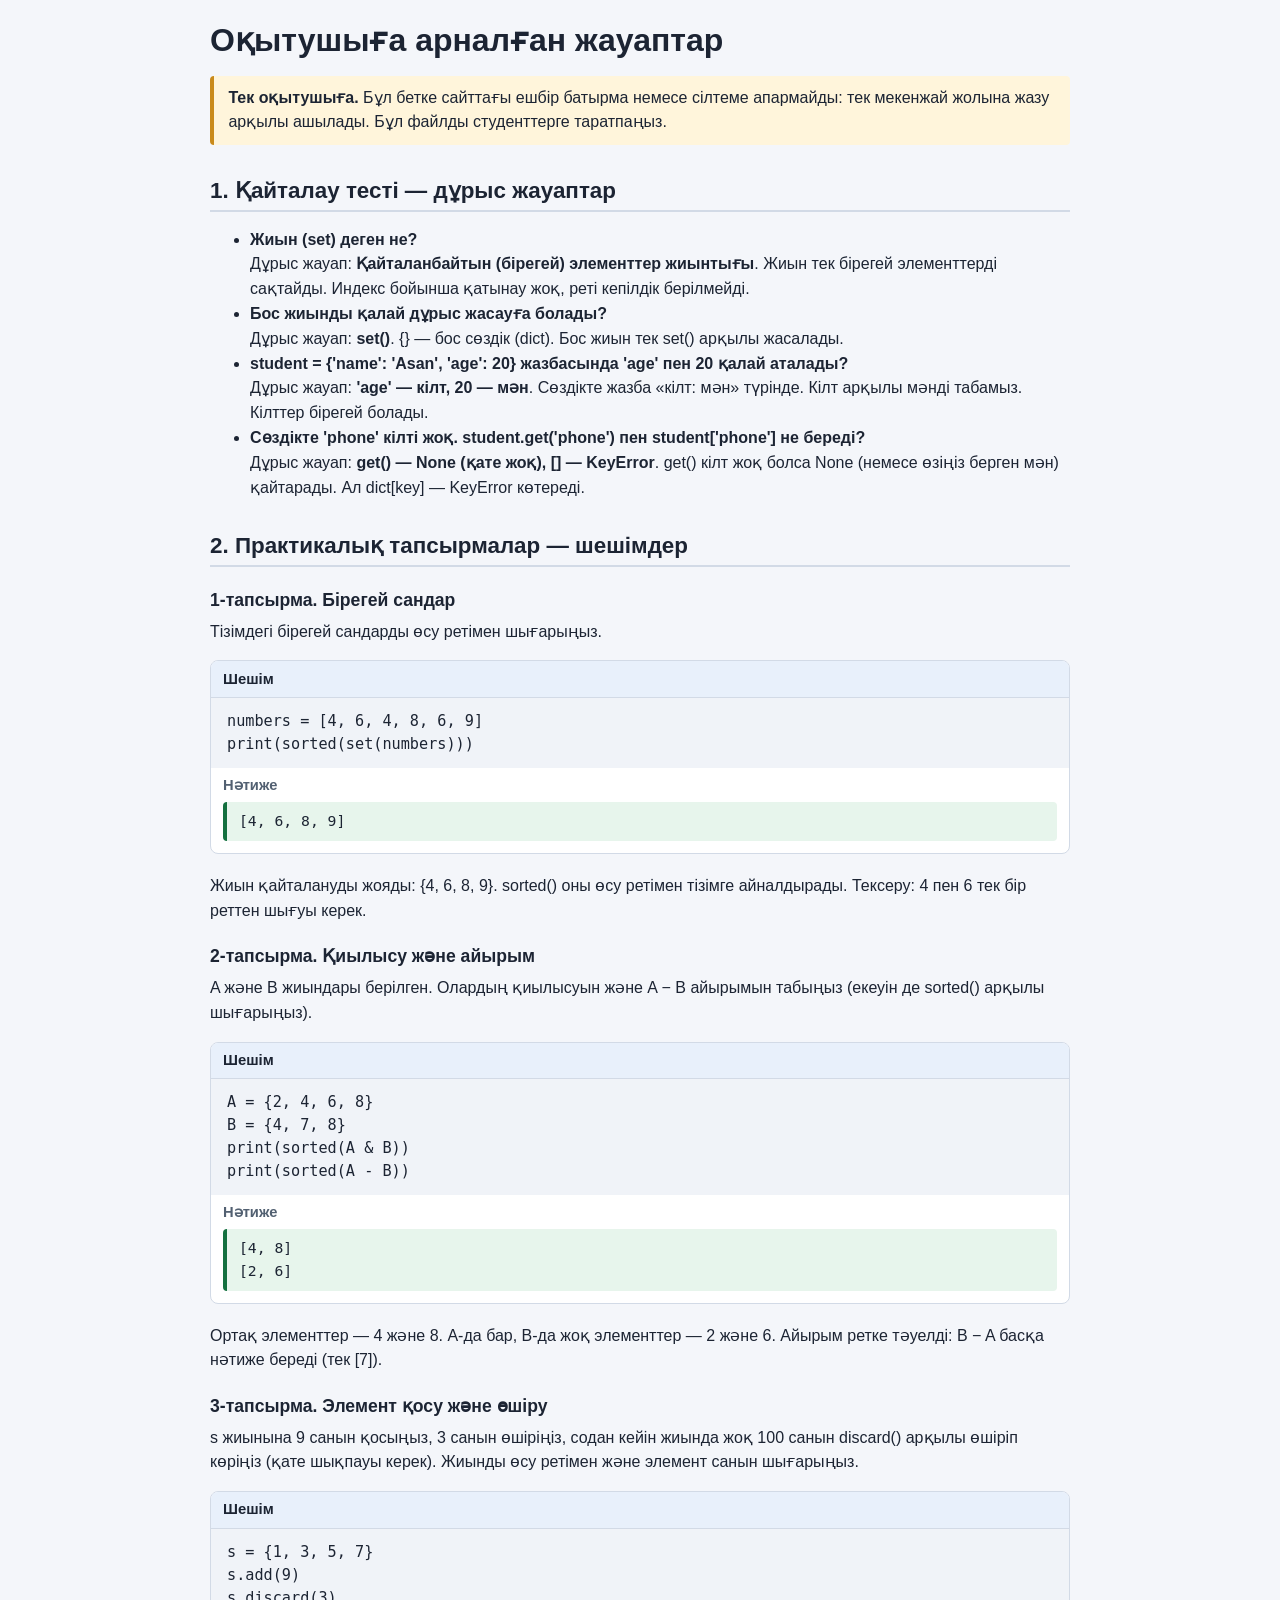
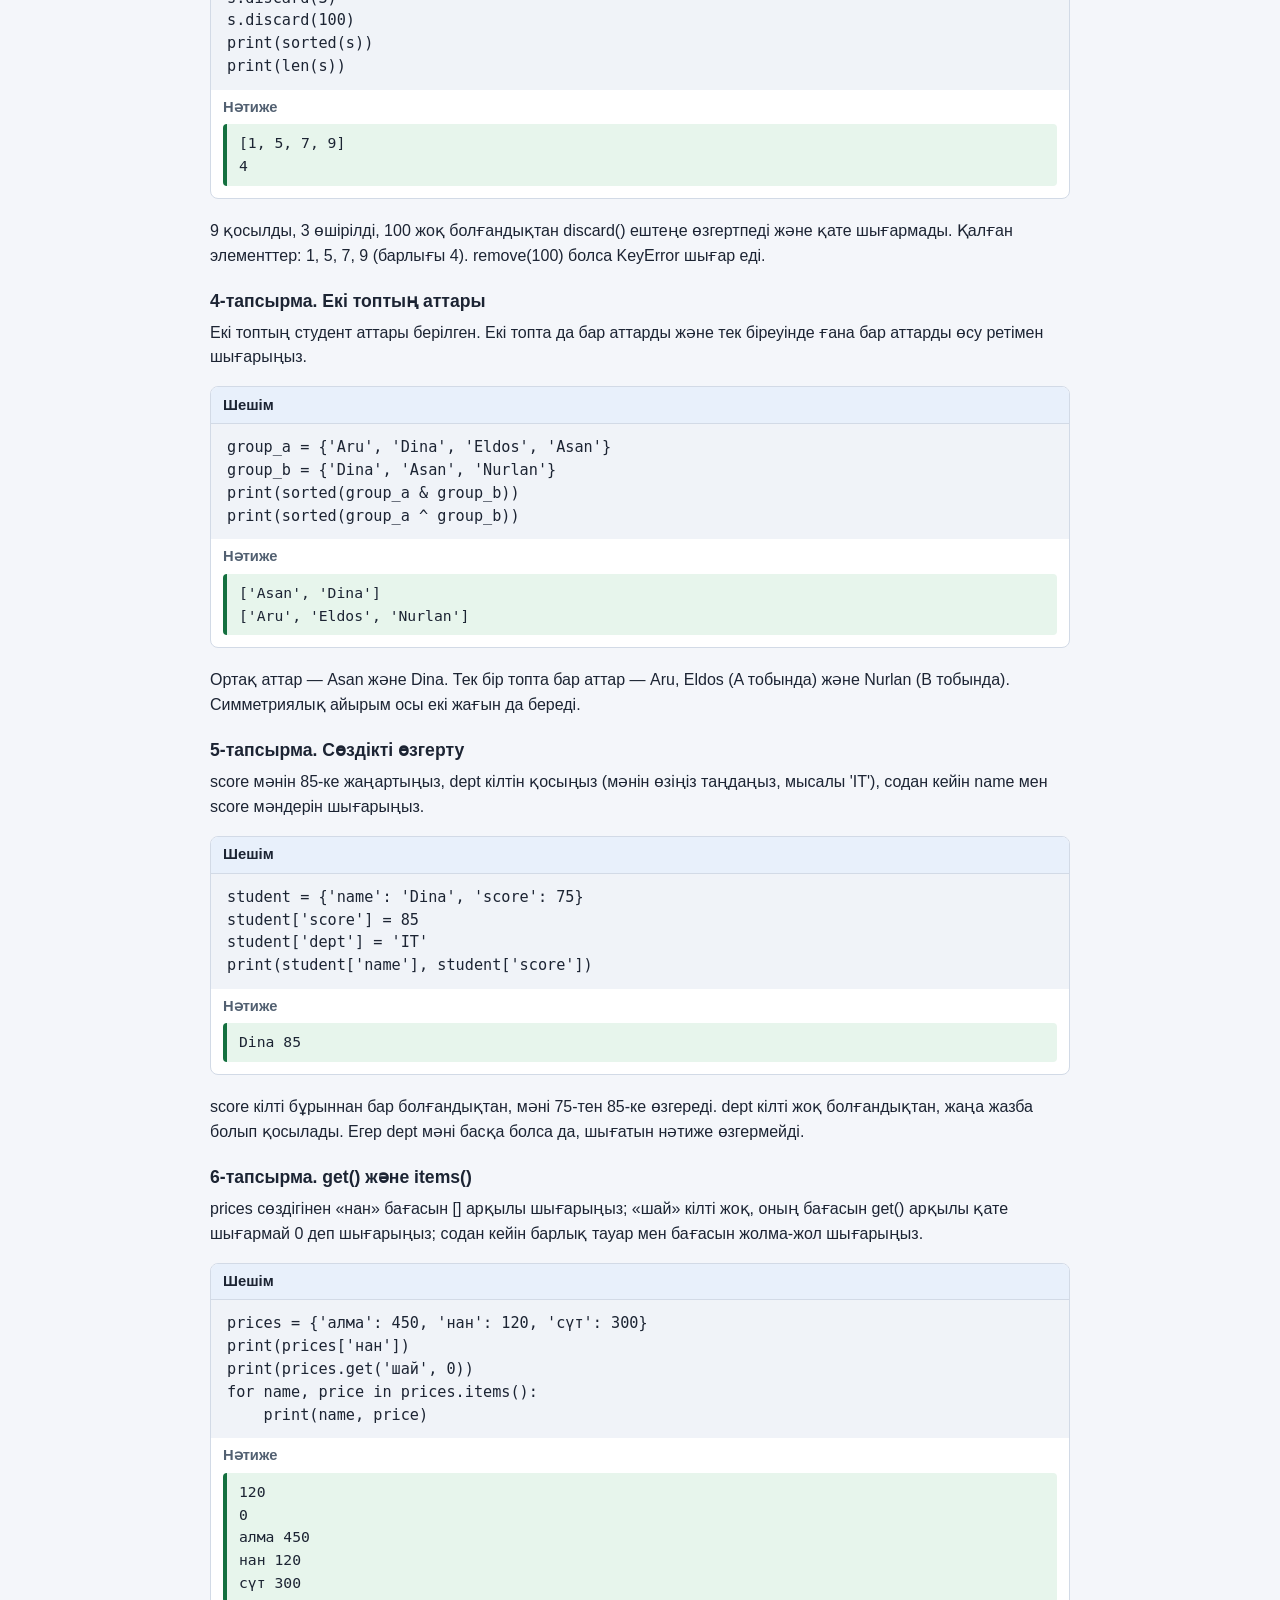
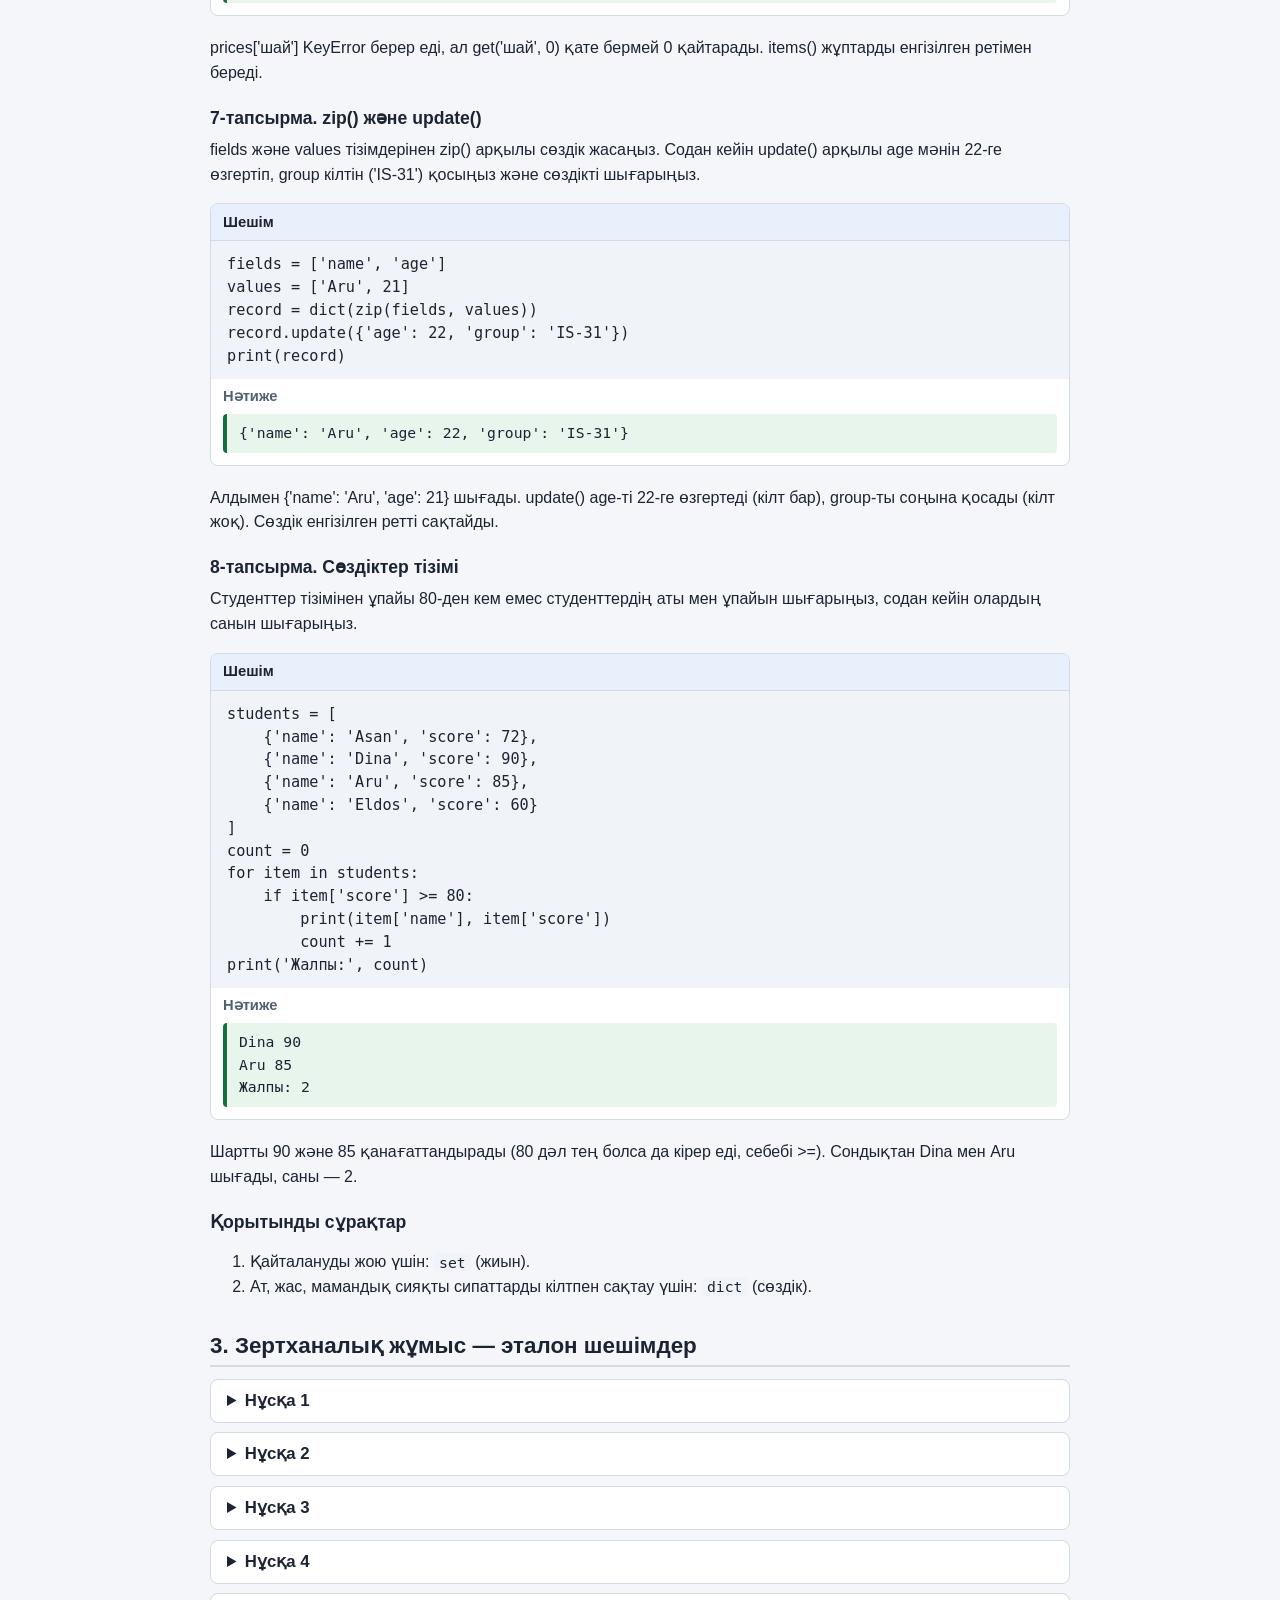
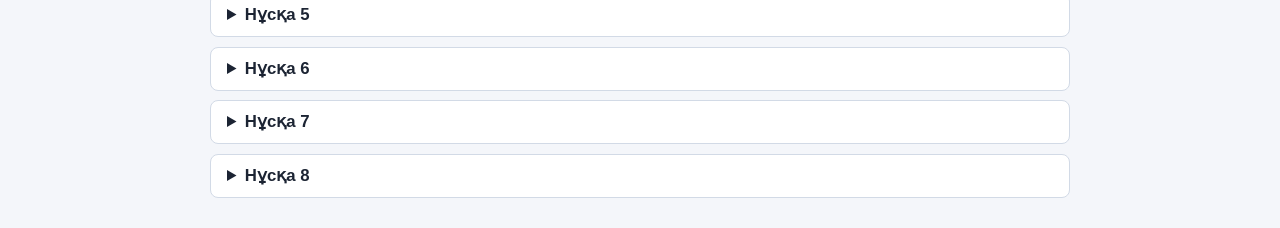
<file: admin-x7k2q9.html>
<!DOCTYPE html>
<html lang="kk"><head><meta charset="utf-8"><meta name="viewport" content="width=device-width, initial-scale=1">
<meta name="robots" content="noindex, nofollow">
<title>Оқытушыға арналған жауаптар</title><link rel="stylesheet" href="style.css"></head>
<body class="admin"><main class="admin-main">
<h1>Оқытушыға арналған жауаптар</h1>
<p class="callout warn"><strong>Тек оқытушыға.</strong> Бұл бетке сайттағы ешбір батырма немесе сілтеме апармайды: тек мекенжай жолына жазу арқылы ашылады. Бұл файлды студенттерге таратпаңыз.</p>
<h2>1. Қайталау тесті — дұрыс жауаптар</h2><ul><li><strong>Жиын (set) деген не?</strong><br>Дұрыс жауап: <b>Қайталанбайтын (бірегей) элементтер жиынтығы</b>. Жиын тек бірегей элементтерді сақтайды. Индекс бойынша қатынау жоқ, реті кепілдік берілмейді.</li><li><strong>Бос жиынды қалай дұрыс жасауға болады?</strong><br>Дұрыс жауап: <b>set()</b>. {} — бос сөздік (dict). Бос жиын тек set() арқылы жасалады.</li><li><strong>student = {'name': 'Asan', 'age': 20} жазбасында 'age' пен 20 қалай аталады?</strong><br>Дұрыс жауап: <b>'age' — кілт, 20 — мән</b>. Сөздікте жазба «кілт: мән» түрінде. Кілт арқылы мәнді табамыз. Кілттер бірегей болады.</li><li><strong>Сөздікте 'phone' кілті жоқ. student.get('phone') пен student['phone'] не береді?</strong><br>Дұрыс жауап: <b>get() — None (қате жоқ), [] — KeyError</b>. get() кілт жоқ болса None (немесе өзіңіз берген мән) қайтарады. Ал dict[key] — KeyError көтереді.</li></ul><h2>2. Практикалық тапсырмалар — шешімдер</h2><h3>1-тапсырма. Бірегей сандар</h3><p>Тізімдегі бірегей сандарды өсу ретімен шығарыңыз.</p><figure class="code-card"><figcaption><span class="code-title">Шешім</span></figcaption><pre class="code"><code>numbers = [4, 6, 4, 8, 6, 9]
print(sorted(set(numbers)))</code></pre><div class="output"><h4>Нәтиже</h4><pre>[4, 6, 8, 9]</pre></div></figure><p>Жиын қайталануды жояды: {4, 6, 8, 9}. sorted() оны өсу ретімен тізімге айналдырады. Тексеру: 4 пен 6 тек бір реттен шығуы керек.</p><h3>2-тапсырма. Қиылысу және айырым</h3><p>A және B жиындары берілген. Олардың қиылысуын және A − B айырымын табыңыз (екеуін де sorted() арқылы шығарыңыз).</p><figure class="code-card"><figcaption><span class="code-title">Шешім</span></figcaption><pre class="code"><code>A = {2, 4, 6, 8}
B = {4, 7, 8}
print(sorted(A &amp; B))
print(sorted(A - B))</code></pre><div class="output"><h4>Нәтиже</h4><pre>[4, 8]
[2, 6]</pre></div></figure><p>Ортақ элементтер — 4 және 8. A-да бар, B-да жоқ элементтер — 2 және 6. Айырым ретке тәуелді: B − A басқа нәтиже береді (тек [7]).</p><h3>3-тапсырма. Элемент қосу және өшіру</h3><p>s жиынына 9 санын қосыңыз, 3 санын өшіріңіз, содан кейін жиында жоқ 100 санын discard() арқылы өшіріп көріңіз (қате шықпауы керек). Жиынды өсу ретімен және элемент санын шығарыңыз.</p><figure class="code-card"><figcaption><span class="code-title">Шешім</span></figcaption><pre class="code"><code>s = {1, 3, 5, 7}
s.add(9)
s.discard(3)
s.discard(100)
print(sorted(s))
print(len(s))</code></pre><div class="output"><h4>Нәтиже</h4><pre>[1, 5, 7, 9]
4</pre></div></figure><p>9 қосылды, 3 өшірілді, 100 жоқ болғандықтан discard() ештеңе өзгертпеді және қате шығармады. Қалған элементтер: 1, 5, 7, 9 (барлығы 4). remove(100) болса KeyError шығар еді.</p><h3>4-тапсырма. Екі топтың аттары</h3><p>Екі топтың студент аттары берілген. Екі топта да бар аттарды және тек біреуінде ғана бар аттарды өсу ретімен шығарыңыз.</p><figure class="code-card"><figcaption><span class="code-title">Шешім</span></figcaption><pre class="code"><code>group_a = {'Aru', 'Dina', 'Eldos', 'Asan'}
group_b = {'Dina', 'Asan', 'Nurlan'}
print(sorted(group_a &amp; group_b))
print(sorted(group_a ^ group_b))</code></pre><div class="output"><h4>Нәтиже</h4><pre>['Asan', 'Dina']
['Aru', 'Eldos', 'Nurlan']</pre></div></figure><p>Ортақ аттар — Asan және Dina. Тек бір топта бар аттар — Aru, Eldos (A тобында) және Nurlan (B тобында). Симметриялық айырым осы екі жағын да береді.</p><h3>5-тапсырма. Сөздікті өзгерту</h3><p>score мәнін 85-ке жаңартыңыз, dept кілтін қосыңыз (мәнін өзіңіз таңдаңыз, мысалы 'IT'), содан кейін name мен score мәндерін шығарыңыз.</p><figure class="code-card"><figcaption><span class="code-title">Шешім</span></figcaption><pre class="code"><code>student = {'name': 'Dina', 'score': 75}
student['score'] = 85
student['dept'] = 'IT'
print(student['name'], student['score'])</code></pre><div class="output"><h4>Нәтиже</h4><pre>Dina 85</pre></div></figure><p>score кілті бұрыннан бар болғандықтан, мәні 75-тен 85-ке өзгереді. dept кілті жоқ болғандықтан, жаңа жазба болып қосылады. Егер dept мәні басқа болса да, шығатын нәтиже өзгермейді.</p><h3>6-тапсырма. get() және items()</h3><p>prices сөздігінен «нан» бағасын [] арқылы шығарыңыз; «шай» кілті жоқ, оның бағасын get() арқылы қате шығармай 0 деп шығарыңыз; содан кейін барлық тауар мен бағасын жолма-жол шығарыңыз.</p><figure class="code-card"><figcaption><span class="code-title">Шешім</span></figcaption><pre class="code"><code>prices = {'алма': 450, 'нан': 120, 'сүт': 300}
print(prices['нан'])
print(prices.get('шай', 0))
for name, price in prices.items():
    print(name, price)</code></pre><div class="output"><h4>Нәтиже</h4><pre>120
0
алма 450
нан 120
сүт 300</pre></div></figure><p>prices['шай'] KeyError берер еді, ал get('шай', 0) қате бермей 0 қайтарады. items() жұптарды енгізілген ретімен береді.</p><h3>7-тапсырма. zip() және update()</h3><p>fields және values тізімдерінен zip() арқылы сөздік жасаңыз. Содан кейін update() арқылы age мәнін 22-ге өзгертіп, group кілтін ('IS-31') қосыңыз және сөздікті шығарыңыз.</p><figure class="code-card"><figcaption><span class="code-title">Шешім</span></figcaption><pre class="code"><code>fields = ['name', 'age']
values = ['Aru', 21]
record = dict(zip(fields, values))
record.update({'age': 22, 'group': 'IS-31'})
print(record)</code></pre><div class="output"><h4>Нәтиже</h4><pre>{'name': 'Aru', 'age': 22, 'group': 'IS-31'}</pre></div></figure><p>Алдымен {'name': 'Aru', 'age': 21} шығады. update() age-ті 22-ге өзгертеді (кілт бар), group-ты соңына қосады (кілт жоқ). Сөздік енгізілген ретті сақтайды.</p><h3>8-тапсырма. Сөздіктер тізімі</h3><p>Студенттер тізімінен ұпайы 80-ден кем емес студенттердің аты мен ұпайын шығарыңыз, содан кейін олардың санын шығарыңыз.</p><figure class="code-card"><figcaption><span class="code-title">Шешім</span></figcaption><pre class="code"><code>students = [
    {'name': 'Asan', 'score': 72},
    {'name': 'Dina', 'score': 90},
    {'name': 'Aru', 'score': 85},
    {'name': 'Eldos', 'score': 60}
]
count = 0
for item in students:
    if item['score'] &gt;= 80:
        print(item['name'], item['score'])
        count += 1
print('Жалпы:', count)</code></pre><div class="output"><h4>Нәтиже</h4><pre>Dina 90
Aru 85
Жалпы: 2</pre></div></figure><p>Шартты 90 және 85 қанағаттандырады (80 дәл тең болса да кірер еді, себебі &gt;=). Сондықтан Dina мен Aru шығады, саны — 2.</p><h3>Қорытынды сұрақтар</h3><ol><li>Қайталануды жою үшін: <code>set</code> (жиын).</li><li>Ат, жас, мамандық сияқты сипаттарды кілтпен сақтау үшін: <code>dict</code> (сөздік).</li></ol><h2>3. Зертханалық жұмыс — эталон шешімдер</h2><details><summary>Нұсқа 1</summary><h3>1-есеп. Жиын (№2)</h3><p><em>A={2;4;6;8;10} және B={3;6;9;12} жиындары берілген. Екі жиынның қиылысуын және бірігуін табыңыз.</em></p><figure class="code-card"><figcaption><span class="code-title">Шешім</span></figcaption><pre class="code"><code>A = {2, 4, 6, 8, 10}
B = {3, 6, 9, 12}

print('Қиылысуы:', sorted(A &amp; B))
print('Бірігуі:', sorted(A | B))</code></pre><div class="output"><h4>Нәтиже</h4><pre>Қиылысуы: [6]
Бірігуі: [2, 3, 4, 6, 8, 9, 10, 12]</pre></div></figure><h3>2-есеп. Сөздік (№10)</h3><p><em>Дәріханадағы дәрілер туралы келесі мәліметтер белгілі болсын: дәрілік препараттың аты, бағасы, саны, сақтау мерзімі. Дәріханадғы барлық дәрілердің қанша тұратынын және сақтау мерзімі 3 айдан артық препараттарды анықтау программасын құрыңыз.</em></p><p><b>Нақтылау:</b> Сөздік есебінде барлық дәрілердің жалпы құны: баға × сан қосындысы. Мерзімі 3 айдан артықтарды жеке шығарыңыз.</p><figure class="code-card"><figcaption><span class="code-title">Шешім</span></figcaption><pre class="code"><code>drugs = [
    {"атауы": "Парацетамол", "бағасы": 350, "саны": 5, "мерзімі": 8},
    {"атауы": "Витамин C", "бағасы": 900, "саны": 2, "мерзімі": 2},
    {"атауы": "Сироп", "бағасы": 1200, "саны": 3, "мерзімі": 6},
    {"атауы": "Спрей", "бағасы": 1500, "саны": 1, "мерзімі": 3}
]

total = sum(d['бағасы'] * d['саны'] for d in drugs)
print('Жалпы құны:', total)
for d in drugs:
    if d['мерзімі'] &gt; 3:
        print(d['атауы'], d['мерзімі'], 'ай')</code></pre><div class="output"><h4>Нәтиже</h4><pre>Жалпы құны: 8650
Парацетамол 8 ай
Сироп 6 ай</pre></div></figure><h3>3-есеп. Жиын + сөздік</h3><p><em>Студенттердің қалалары сөздіктер тізімі түрінде берілген. 1) Қалалардан қайталанбайтын жиын құрыңыз. 2) Оның visited жиынымен қиылысуын табыңыз. 3) Нәтижені sorted() арқылы және элемент санын шығарыңыз.</em></p><figure class="code-card"><figcaption><span class="code-title">Шешім</span></figcaption><pre class="code"><code>students = [
    {"аты": "Аян", "қала": "Ақтөбе"},
    {"аты": "Дина", "қала": "Орал"},
    {"аты": "Ерлан", "қала": "Ақтөбе"},
    {"аты": "Аружан", "қала": "Атырау"},
    {"аты": "Саят", "қала": "Орал"}
]
visited = {"Ақтөбе", "Астана", "Атырау"}

cities = {s['қала'] for s in students}
result = cities &amp; visited
print(sorted(result))
print(len(result))</code></pre><div class="output"><h4>Нәтиже</h4><pre>['Атырау', 'Ақтөбе']
2</pre></div></figure></details><details><summary>Нұсқа 2</summary><h3>1-есеп. Жиын (№7)</h3><p><em>A жиыны берілген. Жиынның 5ке еселі сандарын жойыңыз.</em></p><figure class="code-card"><figcaption><span class="code-title">Шешім</span></figcaption><pre class="code"><code>A = {5, 7, 10, 11, 15, 20, 24}

for x in list(A):
    if x % 5 == 0:
        A.discard(x)
print(sorted(A))</code></pre><div class="output"><h4>Нәтиже</h4><pre>[7, 11, 24]</pre></div></figure><h3>2-есеп. Сөздік (№9)</h3><p><em>Тұрғындар санағының нәтижелері берілген болсын. 1990 ж. кейін туылған тұрғындардың фамилиясын, атын және жалпы санын анықтайтын программа құрыңыз.</em></p><p><b>Нақтылау:</b> 1990 жылдан кейін деген шарт: жылы &gt; 1990 (1990 жылдың өзі кірмейді).</p><figure class="code-card"><figcaption><span class="code-title">Шешім</span></figcaption><pre class="code"><code>people = [
    {"тегі": "Әлиев", "аты": "Данияр", "жылы": 1994},
    {"тегі": "Ким", "аты": "Диана", "жылы": 1988},
    {"тегі": "Қабылбек", "аты": "Ару", "жылы": 2003},
    {"тегі": "Омар", "аты": "Елдос", "жылы": 1990}
]

count = 0
for p in people:
    if p['жылы'] &gt; 1990:
        print(p['тегі'], p['аты'])
        count += 1
print('Жалпы саны:', count)</code></pre><div class="output"><h4>Нәтиже</h4><pre>Әлиев Данияр
Қабылбек Ару
Жалпы саны: 2</pre></div></figure><h3>3-есеп. Жиын + сөздік</h3><p><em>Кітапхана кітаптары сөздіктер тізімі түрінде берілген. 1) Жанрлардан қайталанбайтын жиын құрыңыз. 2) Тізімде бар, бірақ known жиынында жоқ жанрларды табыңыз (айырым). 3) Нәтижені sorted() арқылы және элемент санын шығарыңыз.</em></p><figure class="code-card"><figcaption><span class="code-title">Шешім</span></figcaption><pre class="code"><code>books = [
    {"атауы": "Абай жолы", "жанры": "роман"},
    {"атауы": "Python", "жанры": "ғылыми"},
    {"атауы": "Алгоритм", "жанры": "ғылыми"},
    {"атауы": "Қобыланды", "жанры": "эпос"},
    {"атауы": "Ертегілер", "жанры": "балалар"}
]
known = {"роман", "ғылыми", "детектив"}

genres = {b['жанры'] for b in books}
result = genres - known
print(sorted(result))
print(len(result))</code></pre><div class="output"><h4>Нәтиже</h4><pre>['балалар', 'эпос']
2</pre></div></figure></details><details><summary>Нұсқа 3</summary><h3>1-есеп. Жиын (№8)</h3><p><em>A={2; 6;8;9} және B={3;6;9 } жиындары берілген. Екі жиынның бірігуін және айырымын табыңыз.</em></p><figure class="code-card"><figcaption><span class="code-title">Шешім</span></figcaption><pre class="code"><code>A = {2, 6, 8, 9}
B = {3, 6, 9}

print('Бірігуі:', sorted(A | B))
print('Айырымы A-B:', sorted(A - B))</code></pre><div class="output"><h4>Нәтиже</h4><pre>Бірігуі: [2, 3, 6, 8, 9]
Айырымы A-B: [2, 8]</pre></div></figure><h3>2-есеп. Сөздік (№6)</h3><p><em>Кітаптардың аты, авторы, шыққан жылы, бағасы және тиражы бойынша сұрыпталған кітаптар тізімін шығарыңыз.</em></p><p><b>Нақтылау:</b> Түпнұсқада сұрыптау критерийінің реті нақтыланбаған. Біздің тексеруде екі бөлек сұрыптау жасаңыз: шыққан жылы және бағасы бойынша өсу ретімен.</p><figure class="code-card"><figcaption><span class="code-title">Шешім</span></figcaption><pre class="code"><code>books = [
    {"атауы": "Python негіздері", "авторы": "А. Сәрсен", "жылы": 2020, "бағасы": 3800, "тиражы": 700},
    {"атауы": "Алгоритмдер", "авторы": "Н. Жан", "жылы": 2017, "бағасы": 4200, "тиражы": 350},
    {"атауы": "Деректер", "авторы": "М. Аман", "жылы": 2023, "бағасы": 3000, "тиражы": 500},
    {"атауы": "Программалау", "авторы": "Е. Қуат", "жылы": 2019, "бағасы": 5500, "тиражы": 450}
]

for b in sorted(books, key=lambda x: x['жылы']):
    print(b['атауы'], b['авторы'], b['жылы'], b['бағасы'], b['тиражы'])
print('---')
for b in sorted(books, key=lambda x: x['бағасы']):
    print(b['атауы'], b['авторы'], b['жылы'], b['бағасы'], b['тиражы'])</code></pre><div class="output"><h4>Нәтиже</h4><pre>Алгоритмдер Н. Жан 2017 4200 350
Программалау Е. Қуат 2019 5500 450
Python негіздері А. Сәрсен 2020 3800 700
Деректер М. Аман 2023 3000 500
---
Деректер М. Аман 2023 3000 500
Python негіздері А. Сәрсен 2020 3800 700
Алгоритмдер Н. Жан 2017 4200 350
Программалау Е. Қуат 2019 5500 450</pre></div></figure><h3>3-есеп. Жиын + сөздік</h3><p><em>Дүкеннің сатылымдары сөздіктер тізімі түрінде берілген. 1) Сатылған тауарлардан қайталанбайтын жиын құрыңыз. 2) Оның stock жиынымен симметриялық айырымын табыңыз. 3) Нәтижені sorted() арқылы және элемент санын шығарыңыз.</em></p><figure class="code-card"><figcaption><span class="code-title">Шешім</span></figcaption><pre class="code"><code>sales = [
    {"тауар": "нан", "саны": 3},
    {"тауар": "сүт", "саны": 2},
    {"тауар": "кәмпит", "саны": 5},
    {"тауар": "нан", "саны": 1},
    {"тауар": "шай", "саны": 2}
]
stock = {"нан", "сүт", "май", "шай"}

sold = {s['тауар'] for s in sales}
result = sold ^ stock
print(sorted(result))
print(len(result))</code></pre><div class="output"><h4>Нәтиже</h4><pre>['кәмпит', 'май']
2</pre></div></figure></details><details><summary>Нұсқа 4</summary><h3>1-есеп. Жиын (№10)</h3><p><em>А жиынындағы ең кіші элементі В жиынына орналастыру;</em></p><p><b>Нақтылау:</b> «В жиынына орналастыру» тіркесі осы сабақта B жиынына элемент қосу деп нақтыланды; A жиынынан жою талап етілмейді.</p><figure class="code-card"><figcaption><span class="code-title">Шешім</span></figcaption><pre class="code"><code>A = {4, 7, 10, 12}
B = {1, 9}

B.add(min(A))
print(sorted(B))</code></pre><div class="output"><h4>Нәтиже</h4><pre>[1, 4, 9]</pre></div></figure><h3>2-есеп. Сөздік (№5)</h3><p><em>«Телефондық анықтаманы» модельдейтін программа құру, әйел адамдардың телефон номірі мен мекен жайын шығару.</em></p><figure class="code-card"><figcaption><span class="code-title">Шешім</span></figcaption><pre class="code"><code>contacts = [
    {"аты": "Айгүл", "жынысы": "әйел", "телефон": "111-22-33", "мекенжай": "Ақтөбе, 1-үй"},
    {"аты": "Нұрлан", "жынысы": "ер", "телефон": "222-33-44", "мекенжай": "Ақтөбе, 2-үй"},
    {"аты": "Дина", "жынысы": "әйел", "телефон": "333-44-55", "мекенжай": "Ақтөбе, 3-үй"},
    {"аты": "Аян", "жынысы": "ер", "телефон": "444-55-66", "мекенжай": "Ақтөбе, 4-үй"}
]

for c in contacts:
    if c['жынысы'] == 'әйел':
        print(c['аты'], c['телефон'], c['мекенжай'])</code></pre><div class="output"><h4>Нәтиже</h4><pre>Айгүл 111-22-33 Ақтөбе, 1-үй
Дина 333-44-55 Ақтөбе, 3-үй</pre></div></figure><h3>3-есеп. Жиын + сөздік</h3><p><em>Кафедра оқытушыларының пәндері сөздіктер тізімі түрінде берілген. 1) Пәндерден қайталанбайтын жиын құрыңыз. 2) Оның other жиынымен бірігуін табыңыз. 3) Нәтижені sorted() арқылы және элемент санын шығарыңыз.</em></p><figure class="code-card"><figcaption><span class="code-title">Шешім</span></figcaption><pre class="code"><code>teachers = [
    {"оқытушы": "Асқар", "пән": "Python"},
    {"оқытушы": "Мира", "пән": "Алгоритмдер"},
    {"оқытушы": "Бақыт", "пән": "Python"},
    {"оқытушы": "Серік", "пән": "Желілер"},
    {"оқытушы": "Гүлнар", "пән": "SQL"}
]
other = {"Java", "SQL"}

subjects = {t['пән'] for t in teachers}
result = subjects | other
print(sorted(result))
print(len(result))</code></pre><div class="output"><h4>Нәтиже</h4><pre>['Java', 'Python', 'SQL', 'Алгоритмдер', 'Желілер']
5</pre></div></figure></details><details><summary>Нұсқа 5</summary><h3>1-есеп. Жиын (№9)</h3><p><em>А жиынынан К элементке еселенген барлық сандарды жою;</em></p><p><b>Нақтылау:</b> K осы мысалда 3; негізгі талап: A ішінен K-ге қалдықсыз бөлінетіндерді жою.</p><figure class="code-card"><figcaption><span class="code-title">Шешім</span></figcaption><pre class="code"><code>A = {3, 5, 6, 9, 11, 14}
K = 3

for x in list(A):
    if x % K == 0:
        A.discard(x)
print(sorted(A))</code></pre><div class="output"><h4>Нәтиже</h4><pre>[5, 11, 14]</pre></div></figure><h3>2-есеп. Сөздік (№7)</h3><p><em>Теміржол кассасында төмендегідей мәлімет бар: поездің номірі, баратын жері, билеттің бар не жоғы. Бос орындар саны 100-ден асатын поездардың номірін, баратын жерін экранға шығарыңыз.</em></p><p><b>Нақтылау:</b> Пойызда бос орын &gt; 100 шарты қолданылады.</p><figure class="code-card"><figcaption><span class="code-title">Шешім</span></figcaption><pre class="code"><code>trains = [
    {"нөмірі": "011", "бағыт": "Алматы", "билет_бар": True, "бос_орын": 80},
    {"нөмірі": "022", "бағыт": "Астана", "билет_бар": True, "бос_орын": 132},
    {"нөмірі": "033", "бағыт": "Атырау", "билет_бар": True, "бос_орын": 101},
    {"нөмірі": "044", "бағыт": "Орал", "билет_бар": False, "бос_орын": 0}
]

for t in trains:
    if t['бос_орын'] &gt; 100:
        print(t['нөмірі'], t['бағыт'])</code></pre><div class="output"><h4>Нәтиже</h4><pre>022 Астана
033 Атырау</pre></div></figure><h3>3-есеп. Жиын + сөздік</h3><p><em>Оқушылардың спорт секциялары сөздіктер тізімі түрінде берілген. 1) Секциялардан қайталанбайтын жиын құрыңыз. 2) Оның open_sections жиынымен қиылысуын табыңыз. 3) Нәтижені sorted() арқылы және элемент санын шығарыңыз.</em></p><figure class="code-card"><figcaption><span class="code-title">Шешім</span></figcaption><pre class="code"><code>pupils = [
    {"аты": "Алмас", "секция": "футбол"},
    {"аты": "Томирис", "секция": "теннис"},
    {"аты": "Рауан", "секция": "шахмат"},
    {"аты": "Дәулет", "секция": "футбол"},
    {"аты": "Інжу", "секция": "би"}
]
open_sections = {"футбол", "шахмат", "жүзу"}

sections = {p['секция'] for p in pupils}
result = sections &amp; open_sections
print(sorted(result))
print(len(result))</code></pre><div class="output"><h4>Нәтиже</h4><pre>['футбол', 'шахмат']
2</pre></div></figure></details><details><summary>Нұсқа 6</summary><h3>1-есеп. Жиын (№12)</h3><p><em>А жиынындағы ең үлкен элементі В жиынына орналастыру;</em></p><p><b>Нақтылау:</b> «В жиынына орналастыру» осы сабақта B жиынына қосу деп нақтыланды; A өзгермейді.</p><figure class="code-card"><figcaption><span class="code-title">Шешім</span></figcaption><pre class="code"><code>A = {3, 8, 11, 16}
B = {1, 4}

B.add(max(A))
print(sorted(B))</code></pre><div class="output"><h4>Нәтиже</h4><pre>[1, 4, 16]</pre></div></figure><h3>2-есеп. Сөздік (№4)</h3><p><em>Мекеме қызметкерлері туралы мәліметтер сөздік түрінде анықталған. Ер адамдардың мамандығы мен жасын көрсетіп, экранға тізім шығарыңыз.</em></p><figure class="code-card"><figcaption><span class="code-title">Шешім</span></figcaption><pre class="code"><code>employees = [
    {"аты": "Ержан", "жынысы": "ер", "мамандығы": "программист", "жасы": 27},
    {"аты": "Айгүл", "жынысы": "әйел", "мамандығы": "дизайнер", "жасы": 26},
    {"аты": "Бекзат", "жынысы": "ер", "мамандығы": "инженер", "жасы": 31},
    {"аты": "Дана", "жынысы": "әйел", "мамандығы": "талдаушы", "жасы": 24}
]

for e in employees:
    if e['жынысы'] == 'ер':
        print(e['аты'], e['мамандығы'], e['жасы'])</code></pre><div class="output"><h4>Нәтиже</h4><pre>Ержан программист 27
Бекзат инженер 31</pre></div></figure><h3>3-есеп. Жиын + сөздік</h3><p><em>Қонақүй бөлмелері сөздіктер тізімі түрінде берілген. 1) Бөлмелер орналасқан қабаттардан қайталанбайтын жиын құрыңыз. 2) Одан жөндеудегі repair қабаттарын шығарып тастаңыз (айырым). 3) Нәтижені sorted() арқылы және элемент санын шығарыңыз.</em></p><figure class="code-card"><figcaption><span class="code-title">Шешім</span></figcaption><pre class="code"><code>rooms = [
    {"нөмірі": 101, "қабат": 1},
    {"нөмірі": 102, "қабат": 1},
    {"нөмірі": 201, "қабат": 2},
    {"нөмірі": 301, "қабат": 3},
    {"нөмірі": 401, "қабат": 4}
]
repair = {2, 4}

floors = {r['қабат'] for r in rooms}
result = floors - repair
print(sorted(result))
print(len(result))</code></pre><div class="output"><h4>Нәтиже</h4><pre>[1, 3]
2</pre></div></figure></details><details><summary>Нұсқа 7</summary><h3>1-есеп. Жиын (№11)</h3><p><em>А және В аралықтағы бүтін сандардан жиын құру</em></p><p><b>Нақтылау:</b> А және В аралығы осы тексеруде екі шеткі мәнді қоса қамтиды: [4, 11].</p><figure class="code-card"><figcaption><span class="code-title">Шешім</span></figcaption><pre class="code"><code>A = 4
B = 11

S = set(range(A, B + 1))
print(sorted(S))</code></pre><div class="output"><h4>Нәтиже</h4><pre>[4, 5, 6, 7, 8, 9, 10, 11]</pre></div></figure><h3>2-есеп. Сөздік (№8)</h3><p><em>Өзіңіз оқитын топтың тізімін алфавит бойынша реттеп туған жылын көрсетіп экранға шығарыңыз.</em></p><p><b>Нақтылау:</b> Топ аты-жөндері шартты мысал; өз тобыңыздың тізімі болса, алмастыра аласыз.</p><figure class="code-card"><figcaption><span class="code-title">Шешім</span></figcaption><pre class="code"><code>students = [
    {"аты": "Мақсат", "туған_жылы": 2005},
    {"аты": "Бекзат", "туған_жылы": 2004},
    {"аты": "Айсұлтан", "туған_жылы": 2005},
    {"аты": "Данияр", "туған_жылы": 2006}
]

for s in sorted(students, key=lambda x: x['аты']):
    print(s['аты'], s['туған_жылы'])</code></pre><div class="output"><h4>Нәтиже</h4><pre>Айсұлтан 2005
Бекзат 2004
Данияр 2006
Мақсат 2005</pre></div></figure><h3>3-есеп. Жиын + сөздік</h3><p><em>Фирма қызметкерлерінің мамандықтары сөздіктер тізімі түрінде берілген. 1) Мамандықтардан қайталанбайтын жиын құрыңыз. 2) Оның required жиынымен симметриялық айырымын табыңыз. 3) Нәтижені sorted() арқылы және элемент санын шығарыңыз.</em></p><figure class="code-card"><figcaption><span class="code-title">Шешім</span></figcaption><pre class="code"><code>workers = [
    {"аты": "Ержан", "мамандығы": "программист"},
    {"аты": "Айгүл", "мамандығы": "дизайнер"},
    {"аты": "Бекзат", "мамандығы": "программист"},
    {"аты": "Дана", "мамандығы": "аналитик"},
    {"аты": "Нұрлан", "мамандығы": "менеджер"}
]
required = {"программист", "дизайнер", "тестілеуші"}

jobs = {w['мамандығы'] for w in workers}
result = jobs ^ required
print(sorted(result))
print(len(result))</code></pre><div class="output"><h4>Нәтиже</h4><pre>['аналитик', 'менеджер', 'тестілеуші']
3</pre></div></figure></details><details><summary>Нұсқа 8</summary><h3>1-есеп. Жиын (№6)</h3><p><em>A жиыны берілген. Жиынның 3 ке еселі сандарын экранға шығарыңыз.</em></p><p><b>Нақтылау:</b> Жиын элементтерін оқуға ыңғайлы шығару үшін sorted() қолданыңыз.</p><figure class="code-card"><figcaption><span class="code-title">Шешім</span></figcaption><pre class="code"><code>A = {3, 4, 6, 8, 9, 12, 14}

for x in sorted(A):
    if x % 3 == 0:
        print(x)</code></pre><div class="output"><h4>Нәтиже</h4><pre>3
6
9
12</pre></div></figure><h3>2-есеп. Сөздік (№11)</h3><p><em>Фирма қызметкерлері туралы мәлімет берілген. Қызметкерлердің фамилиясын және атын, сонымен қатар әйел адам болса көзінің түсін, ер адам болса темекі шегетін, шекпейтіндігін көрсететін тізімді экранға шығарыңыз.</em></p><p><b>Нақтылау:</b> Сөздік есебінде жынысына қарай тиісті өрісті ғана шығарыңыз.</p><figure class="code-card"><figcaption><span class="code-title">Шешім</span></figcaption><pre class="code"><code>staff = [
    {"тегі": "Қасымов", "аты": "Айдар", "жынысы": "ер", "темекі_шегеді": False},
    {"тегі": "Омарова", "аты": "Дина", "жынысы": "әйел", "көз_түсі": "қоңыр"},
    {"тегі": "Беков", "аты": "Самат", "жынысы": "ер", "темекі_шегеді": True},
    {"тегі": "Әлиева", "аты": "Айжан", "жынысы": "әйел", "көз_түсі": "көк"}
]

for w in staff:
    if w['жынысы'] == 'әйел':
        print(w['тегі'], w['аты'], w['көз_түсі'])
    else:
        print(w['тегі'], w['аты'], 'шегеді' if w['темекі_шегеді'] else 'шекпейді')</code></pre><div class="output"><h4>Нәтиже</h4><pre>Қасымов Айдар шекпейді
Омарова Дина қоңыр
Беков Самат шегеді
Әлиева Айжан көк</pre></div></figure><h3>3-есеп. Жиын + сөздік</h3><p><em>Курсқа жазылғандар сөздіктер тізімі түрінде берілген. 1) Курстардан қайталанбайтын жиын құрыңыз. 2) Ұсынылатын offered жиынында бар, бірақ ешкім жазылмаған курстарды табыңыз (айырым). 3) Нәтижені sorted() арқылы және элемент санын шығарыңыз.</em></p><figure class="code-card"><figcaption><span class="code-title">Шешім</span></figcaption><pre class="code"><code>enrollments = [
    {"студент": "Аян", "курс": "Python"},
    {"студент": "Дина", "курс": "SQL"},
    {"студент": "Ерлан", "курс": "Python"},
    {"студент": "Аружан", "курс": "Web"}
]
offered = {"Python", "Java", "Web", "C++"}

taken = {e['курс'] for e in enrollments}
result = offered - taken
print(sorted(result))
print(len(result))</code></pre><div class="output"><h4>Нәтиже</h4><pre>['C++', 'Java']
2</pre></div></figure></details>
</main></body></html>
</file>
<file: style.css>
/* Жиындар мен сөздіктер — оқу сайты. Таза CSS3, сыртқы ресурссыз. */
:root {
  --bg: #f4f6fa;
  --surface: #ffffff;
  --text: #1c2433;
  --muted: #526071;
  --accent: #1f5fbf;
  --accent-dark: #164a96;
  --accent-soft: #e8f0fb;
  --border: #d2dae6;
  --code-bg: #f0f3f8;
  --ok: #14703f;
  --ok-soft: #e7f5ec;
  --bad: #a42626;
  --bad-soft: #fdeceb;
  --warn: #7d4d05;
  --warn-soft: #fff5db;
  --data: #0e6a63;
  --data-soft: #e4f4f2;
  --radius: 8px;
  --font: "Segoe UI", "Noto Sans", Roboto, "Helvetica Neue", Arial, sans-serif;
  --mono: Consolas, "Cascadia Mono", "DejaVu Sans Mono", "Liberation Mono", monospace;
}

* { box-sizing: border-box; }
html { font-size: 16px; -webkit-text-size-adjust: 100%; }
body { margin: 0; background: var(--bg); color: var(--text); font-family: var(--font); line-height: 1.55; }
code, pre { font-family: var(--mono); }
code { background: var(--code-bg); padding: 0.05em 0.35em; border-radius: 4px; font-size: 0.92em; }
h1, h2, h3, h4 { line-height: 1.25; margin: 0 0 0.5rem; }
h2 { font-size: 1.4rem; display: flex; align-items: baseline; flex-wrap: wrap; gap: 0.5rem; margin-bottom: 0.75rem; }
h3 { font-size: 1.1rem; margin-top: 1.4rem; }
h4 { font-size: 0.92rem; color: var(--muted); text-transform: none; }
p { margin: 0 0 0.75rem; }
.small { font-size: 0.88rem; color: var(--muted); }
.lead { font-size: 1.02rem; }
.source { font-size: 0.85rem; color: var(--muted); border-top: 1px dashed var(--border); padding-top: 0.6rem; margin-top: 1.2rem; }

.skip { position: absolute; left: -999px; top: 0; background: var(--accent); color: #fff; padding: 0.5rem 1rem; z-index: 50; }
.skip:focus { left: 0; }

/* Тақырып */
.site-header { background: var(--surface); border-bottom: 1px solid var(--border); padding: 0.8rem 1.25rem 0.7rem; }
.site-header .uni { margin: 0; font-size: 0.85rem; color: var(--muted); }
.site-header h1 { font-size: 1.55rem; margin: 0.1rem 0 0.1rem; color: var(--accent-dark); }
.site-header .course { margin: 0 0 0.3rem; font-weight: 600; }
.site-header .meta { margin: 0; font-size: 0.82rem; color: var(--muted); }
.fill { border-bottom: 1px dotted var(--muted); min-width: 3em; display: inline-block; text-align: center; color: var(--text); }

/* Негізгі қойындылар */
.tabbar { position: sticky; top: 0; z-index: 20; background: var(--surface); border-bottom: 2px solid var(--border); }
.tabs { display: flex; gap: 0.25rem; max-width: 1180px; margin: 0 auto; padding: 0 1.25rem; }
.tabs button { font: inherit; font-weight: 600; font-size: 1rem; padding: 0.7rem 1.1rem; border: 0; background: transparent; color: var(--muted); cursor: pointer; border-bottom: 3px solid transparent; margin-bottom: -2px; }
.tabs button small { font-weight: 400; margin-left: 0.3rem; }
.tabs button[aria-selected="true"] { color: var(--accent-dark); border-bottom-color: var(--accent); background: var(--accent-soft); }
.tabs button:hover { color: var(--accent-dark); }

/* Макет */
.layout { max-width: 1180px; margin: 0 auto; padding: 1rem 1.25rem 2rem; }
.mode { display: grid; grid-template-columns: 215px minmax(0, 1fr); gap: 1.25rem; align-items: start; }
.mode[hidden] { display: none; }
.side { position: sticky; top: 3.4rem; display: flex; flex-direction: column; gap: 0.35rem; }
.navbtn { font: inherit; text-align: left; display: grid; grid-template-columns: 1.6rem 1fr; grid-template-areas: "n t" "n m"; column-gap: 0.5rem; padding: 0.5rem 0.65rem; background: var(--surface); border: 1px solid var(--border); border-radius: var(--radius); cursor: pointer; color: var(--text); }
.navbtn .n { grid-area: n; align-self: center; width: 1.6rem; height: 1.6rem; border-radius: 50%; background: var(--accent-soft); color: var(--accent-dark); font-weight: 700; display: grid; place-items: center; font-size: 0.85rem; }
.navbtn .t { grid-area: t; font-weight: 600; font-size: 0.93rem; line-height: 1.2; }
.navbtn .m { grid-area: m; font-size: 0.78rem; color: var(--muted); }
.navbtn:hover { border-color: var(--accent); }
.navbtn[aria-current="true"] { background: var(--accent); border-color: var(--accent); color: #fff; }
.navbtn[aria-current="true"] .n { background: #fff; }
.navbtn[aria-current="true"] .m { color: #dbe7fa; }

.main { background: var(--surface); border: 1px solid var(--border); border-radius: var(--radius); padding: 1.25rem 1.5rem 1.5rem; min-width: 0; }
.section.is-hidden { display: none; }
.num { display: inline-grid; place-items: center; width: 1.9rem; height: 1.9rem; border-radius: 50%; background: var(--accent); color: #fff; font-size: 1rem; flex: none; }
.time { font-size: 0.85rem; font-weight: 400; color: var(--muted); background: var(--code-bg); padding: 0.1rem 0.6rem; border-radius: 999px; }

/* Батырмалар */
.btn { font: inherit; font-size: 0.92rem; font-weight: 600; padding: 0.45rem 0.95rem; border-radius: 6px; border: 1px solid var(--accent); background: var(--accent); color: #fff; cursor: pointer; }
.btn:hover { background: var(--accent-dark); }
.btn-ghost { background: var(--surface); color: var(--accent-dark); }
.btn-ghost:hover { background: var(--accent-soft); }
.btn.copy { background: var(--surface); color: var(--accent-dark); padding: 0.3rem 0.7rem; font-size: 0.85rem; }
.btn.copy:hover { background: var(--accent-soft); }
.btn.copy.done { background: var(--ok-soft); border-color: var(--ok); color: var(--ok); }
:focus-visible { outline: 3px solid #f2a900; outline-offset: 2px; }

.pager { display: flex; justify-content: space-between; gap: 0.75rem; margin-top: 1.5rem; padding-top: 1rem; border-top: 1px solid var(--border); }

/* Код карточкасы */
.code-card { margin: 1rem 0 1.25rem; border: 1px solid var(--border); border-radius: var(--radius); overflow: hidden; background: var(--surface); }
.code-card figcaption { display: flex; align-items: center; gap: 0.6rem; background: var(--accent-soft); padding: 0.4rem 0.75rem; border-bottom: 1px solid var(--border); }
.code-title { font-weight: 600; font-size: 0.93rem; flex: 1; }
pre.code { margin: 0; padding: 0.75rem 1rem; background: var(--code-bg); overflow-x: auto; font-size: 0.95rem; line-height: 1.5; white-space: pre; tab-size: 4; }
pre.code code { background: none; padding: 0; font-size: inherit; }
.explain { padding: 0.6rem 0.75rem 0.2rem; }
.explain table { width: 100%; border-collapse: collapse; font-size: 0.9rem; }
.explain th { text-align: left; font-size: 0.78rem; color: var(--muted); font-weight: 600; padding: 0.15rem 0.5rem; border-bottom: 1px solid var(--border); }
.explain td { padding: 0.3rem 0.5rem; border-bottom: 1px solid #edf0f5; vertical-align: top; }
.explain td:nth-child(2) { white-space: pre; font-size: 0.88rem; width: 1%; }
.explain td:nth-child(2) code { background: none; padding: 0; }
.explain td.ln { width: 1.6rem; color: var(--muted); text-align: right; }
.output { padding: 0.5rem 0.75rem 0.75rem; }
.output pre { margin: 0; padding: 0.5rem 0.75rem; background: var(--ok-soft); border-left: 4px solid var(--ok); border-radius: 4px; font-size: 0.92rem; white-space: pre-wrap; }

/* Белгілер */
.tag { display: inline-block; font-size: 0.74rem; font-weight: 700; letter-spacing: 0.02em; padding: 0.12rem 0.55rem; border-radius: 4px; border: 1px solid; white-space: nowrap; }
.tag-orig { color: var(--accent-dark); background: var(--accent-soft); border-color: var(--accent); }
.tag-data { color: var(--data); background: var(--data-soft); border-color: var(--data); }
.tag-clar { color: var(--warn); background: var(--warn-soft); border-color: #c98a1a; }

.callout { background: var(--accent-soft); border-left: 4px solid var(--accent); padding: 0.6rem 0.9rem; border-radius: 4px; margin: 1rem 0; }
.callout.warn { background: var(--warn-soft); border-left-color: #c98a1a; }
.grid2 { display: grid; grid-template-columns: 1fr 1fr; gap: 1rem; }
.card { border: 1px solid var(--border); border-radius: var(--radius); padding: 0.75rem 1rem; margin: 1rem 0; background: #fbfcfe; }
.grid2 .card { margin: 0.5rem 0; }
.card h3 { margin-top: 0; font-size: 1.02rem; }
table.ref { width: 100%; border-collapse: collapse; font-size: 0.92rem; }
table.ref th { text-align: left; background: var(--code-bg); padding: 0.35rem 0.6rem; border-bottom: 1px solid var(--border); font-size: 0.85rem; }
table.ref td { padding: 0.35rem 0.6rem; border-bottom: 1px solid #e8ecf2; vertical-align: top; }
table.ref tr.total td { font-weight: 700; background: var(--accent-soft); }
ul.tight { margin: 0; padding-left: 1.15rem; }
ul.tight li { margin-bottom: 0.3rem; }

/* Тест */
.q { border: 1px solid var(--border); border-radius: var(--radius); padding: 0.6rem 1rem 0.8rem; margin: 0 0 0.75rem; }
.q legend { font-weight: 600; padding: 0 0.4rem; }
.opts { display: grid; grid-template-columns: 1fr 1fr; gap: 0.4rem; margin: 0.4rem 0 0.6rem; }
.opt { display: flex; gap: 0.5rem; align-items: flex-start; padding: 0.4rem 0.6rem; border: 1px solid var(--border); border-radius: 6px; cursor: pointer; background: #fff; }
.opt:hover { border-color: var(--accent); }
.opt input { margin-top: 0.3rem; }
.opt.is-correct { background: var(--ok-soft); border-color: var(--ok); }
.opt.is-wrong { background: var(--bad-soft); border-color: var(--bad); }
.q-result { margin-top: 0.6rem; padding: 0.5rem 0.8rem; background: var(--code-bg); border-radius: 6px; font-size: 0.93rem; }
.q-result p { margin: 0 0 0.3rem; }
.q-status { font-weight: 700; }
.q-status.ok { color: var(--ok); }
.q-status.bad { color: var(--bad); }
.q-status.none { color: var(--warn); }

/* Практикалық тапсырмалар */
.task { border: 1px solid var(--border); border-radius: var(--radius); padding: 0.8rem 1rem 1rem; margin: 1rem 0; }
.task h3 { margin-top: 0; }
.in-data { display: flex; flex-wrap: wrap; align-items: center; gap: 0.5rem; margin: 0.5rem 0 0.75rem; }
.in-data pre.code { flex: 1 1 18rem; border-left: 4px solid var(--data); border-radius: 4px; }
.task-actions { display: flex; flex-direction: column; align-items: flex-start; gap: 0.5rem; }
.reveal { width: 100%; border: 1px dashed var(--border); border-radius: 6px; padding: 0.6rem 0.9rem; background: #fff; }
.reveal[hidden] { display: none; }
.reveal.hint { background: var(--warn-soft); border-color: #c98a1a; }
.reveal .code-card { margin-top: 0; }

/* Зертхана */
.stages { list-style: none; display: flex; flex-wrap: wrap; gap: 0.5rem; padding: 0; margin: 0 0 1rem; counter-reset: st; }
.stages li { flex: 1 1 8rem; border: 1px solid var(--border); border-radius: 6px; padding: 0.35rem 0.6rem; background: #fbfcfe; font-size: 0.88rem; display: flex; flex-direction: column; }
.stages .m { font-weight: 700; color: var(--accent-dark); font-size: 0.8rem; }
.vsel { border: 1px solid var(--border); border-radius: var(--radius); padding: 0.5rem 1rem 0.7rem; margin: 0 0 1rem; }
.vsel legend { font-weight: 700; padding: 0 0.4rem; }
.vbtns { display: flex; flex-wrap: wrap; gap: 0.5rem; margin: 0.3rem 0 0.6rem; }
.vbtn input { position: absolute; opacity: 0; pointer-events: none; }
.vbtn span { display: grid; place-items: center; width: 2.9rem; height: 2.9rem; border: 2px solid var(--accent); border-radius: 8px; font-weight: 700; font-size: 1.15rem; color: var(--accent-dark); background: #fff; cursor: pointer; }
.vbtn span:hover { background: var(--accent-soft); }
.vbtn input:checked + span { background: var(--accent); color: #fff; }
.vbtn input:focus-visible + span { outline: 3px solid #f2a900; outline-offset: 2px; }
.variant[hidden] { display: none; }
.lab-task { border: 1px solid var(--border); border-radius: var(--radius); padding: 0.8rem 1rem 1rem; margin: 0 0 1.25rem; }
.lab-task h3 { margin-top: 0; font-size: 1.15rem; }
.lab-task h3 .src { font-weight: 400; font-size: 0.85rem; color: var(--muted); }
.orig { background: var(--accent-soft); border-left: 5px solid var(--accent); border-radius: 4px; padding: 0.6rem 0.9rem; margin: 0.5rem 0; }
.orig p:first-of-type { margin-top: 0.4rem; font-size: 1.02rem; }
.orig .small { margin: 0; }
.teacher-data { border-color: var(--data); }
.teacher-data figcaption { background: var(--data-soft); border-bottom-color: var(--data); }
.clar { background: var(--warn-soft); border-left: 5px solid #c98a1a; border-radius: 4px; padding: 0.55rem 0.9rem; margin: 0.5rem 0; }
.clar p { margin: 0.35rem 0 0; }
.steps { margin-top: 0.75rem; }
.steps ol { margin: 0.2rem 0 0.4rem; padding-left: 1.3rem; font-size: 0.93rem; }
.legend { font-size: 0.82rem; color: var(--muted); display: flex; flex-wrap: wrap; align-items: center; gap: 0.35rem 0.6rem; margin-top: 0.5rem; }
.chosen { font-size: 1.05rem; }
ul.check { list-style: none; padding: 0; margin: 0; }
ul.check li { margin: 0.35rem 0; }
ul.check input { margin-right: 0.5rem; transform: scale(1.15); }
ul.files { margin: 0.3rem 0 0.7rem; }

.site-footer { max-width: 1180px; margin: 0 auto; padding: 0 1.25rem 1.5rem; font-size: 0.82rem; color: var(--muted); }
.site-footer p { margin: 0 0 0.25rem; }
.noscript { margin: 1rem; padding: 0.75rem; background: var(--warn-soft); border: 1px solid #c98a1a; }

/* Адаптив */
@media (max-width: 900px) {
  .mode { grid-template-columns: 1fr; gap: 0.75rem; }
  .side { position: static; flex-direction: row; overflow-x: auto; padding-bottom: 0.25rem; }
  .navbtn { flex: 0 0 auto; }
  .grid2, .opts { grid-template-columns: 1fr; }
}
@media (max-width: 600px) {
  .layout { padding: 0.75rem 0.75rem 1.5rem; }
  .main { padding: 1rem; }
  .site-header { padding: 0.7rem 0.9rem; }
  .site-header h1 { font-size: 1.3rem; }
  .tabs { padding: 0 0.5rem; }
  .tabs button { padding: 0.6rem 0.6rem; font-size: 0.92rem; flex: 1; }
  .tabs button small { display: none; }
  .explain td:nth-child(2) { white-space: pre-wrap; width: auto; }
  .pager { flex-direction: column; }
}

/* Басып шығару */
@media print {
  body { background: #fff; font-size: 11pt; }
  .noprint, .side, .skip, .tabbar, .btn, .site-footer, .pager, .noscript, #no-variant { display: none !important; }
  .layout { max-width: none; padding: 0; }
  .mode { display: block; }
  .mode[hidden] { display: none !important; }
  .main { border: 0; padding: 0; }
  .section.is-hidden { display: block; }
  .site-header { border: 0; padding: 0 0 0.5rem; }
  .code-card, .lab-task, .card, .orig, .clar, .task { break-inside: avoid; }
  pre.code { white-space: pre-wrap; border: 1px solid #999; }
  .vsel, .stages, .legend { display: none; }
  .vsel { display: none !important; }
  a { color: inherit; text-decoration: none; }
}

/* Қосымша есеп белгісі */
.tag-extra { color: #5b2d8c; background: #f1e9fa; border-color: #7b4bb3; }
.extra { background: #f6f1fb; border-left: 5px solid #7b4bb3; border-radius: 4px; padding: 0.6rem 0.9rem; margin: 0.5rem 0; }
.extra p:first-of-type { margin-top: 0.4rem; font-size: 1.02rem; }
.extra .small { margin: 0; }

/* Оқытушы беті */
.admin-main { max-width: 900px; margin: 0 auto; padding: 1.25rem; }
.admin-main h2 { margin-top: 2rem; border-bottom: 2px solid var(--border); padding-bottom: 0.3rem; }
.admin-main details { border: 1px solid var(--border); border-radius: var(--radius); background: var(--surface); padding: 0.5rem 1rem; margin: 0.6rem 0; }
.admin-main summary { font-weight: 700; cursor: pointer; font-size: 1.05rem; }
</file>
